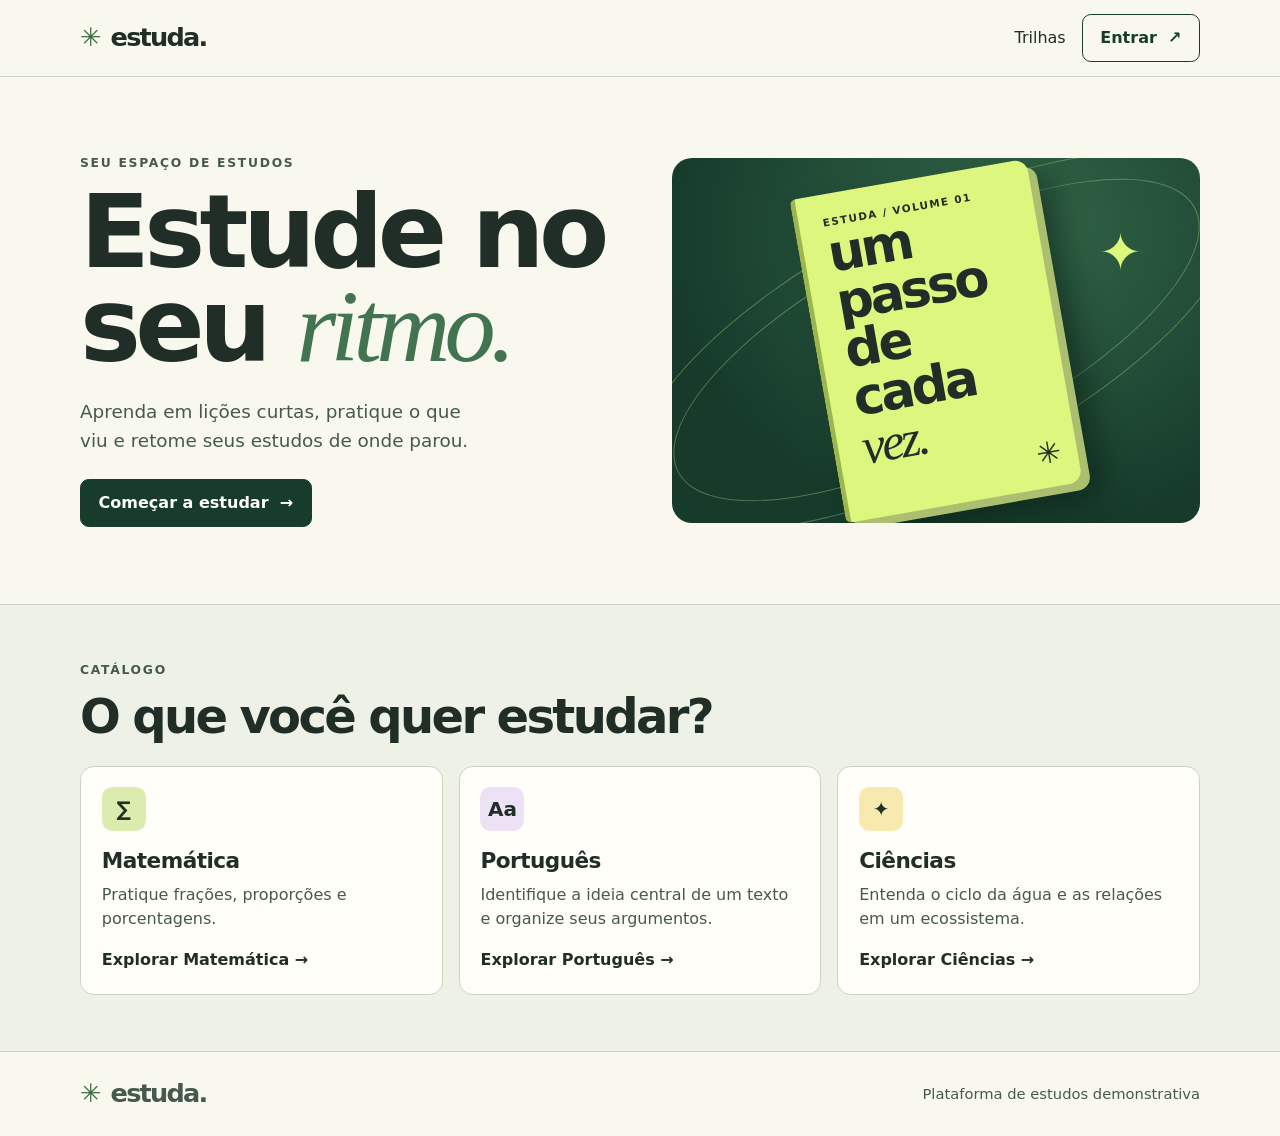
<file: estuda/index.html>
<!doctype html>
<html lang="pt-BR">
<head>
  <meta charset="utf-8">
  <meta name="viewport" content="width=device-width, initial-scale=1">
  <meta name="description" content="Explore trilhas de estudo e acompanhe seu progresso no Estuda.">
  <title>Estuda — Seu espaço de estudos</title>
  <link rel="stylesheet" href="css/estilo.css">
</head>
<body>
  <header class="topo">
    <div class="container barra">
      <a class="marca" href="index.html" aria-label="Estuda, início"><span aria-hidden="true">✳</span> estuda.</a>
      <nav aria-label="Navegação principal">
        <a href="#trilhas">Trilhas</a>
        <a class="botao contorno" href="paginas/login.html">Entrar <span aria-hidden="true">↗</span></a>
      </nav>
    </div>
  </header>
  <main>
    <section class="container hero">
      <div>
        <p class="rotulo">Seu espaço de estudos</p>
        <h1>Estude no<br>seu <em>ritmo.</em></h1>
        <p class="intro">Aprenda em lições curtas, pratique o que viu e retome seus estudos de onde parou.</p>
        <a class="botao" href="paginas/login.html">Começar a estudar <span aria-hidden="true">→</span></a>
      </div>
      <div class="arte" aria-hidden="true">
        <div class="orbita orbita-um"></div><div class="orbita orbita-dois"></div>
        <div class="caderno"><span>ESTUDA / VOLUME 01</span><strong>um passo<br>de cada<br><i>vez.</i></strong><small>✳</small></div>
        <div class="estrela">✦</div>
      </div>
    </section>
    <section id="trilhas" class="trilhas">
      <div class="container">
        <p class="rotulo">Catálogo</p>
        <h2>O que você quer estudar?</h2>
        <div class="grade">
          <article class="cartao"><span class="icone verde" aria-hidden="true">∑</span><h3>Matemática</h3><p>Pratique frações, proporções e porcentagens.</p><a href="paginas/login.html?trilha=matematica">Explorar Matemática →</a></article>
          <article class="cartao"><span class="icone lilas" aria-hidden="true">Aa</span><h3>Português</h3><p>Identifique a ideia central de um texto e organize seus argumentos.</p><a href="paginas/login.html?trilha=portugues">Explorar Português →</a></article>
          <article class="cartao"><span class="icone amarelo" aria-hidden="true">✦</span><h3>Ciências</h3><p>Entenda o ciclo da água e as relações em um ecossistema.</p><a href="paginas/login.html?trilha=ciencias">Explorar Ciências →</a></article>
        </div>
      </div>
    </section>
  </main>
  <footer class="container rodape"><a class="marca" href="index.html"><span aria-hidden="true">✳</span> estuda.</a><p>Plataforma de estudos demonstrativa</p></footer>
</body>
</html>
</file>
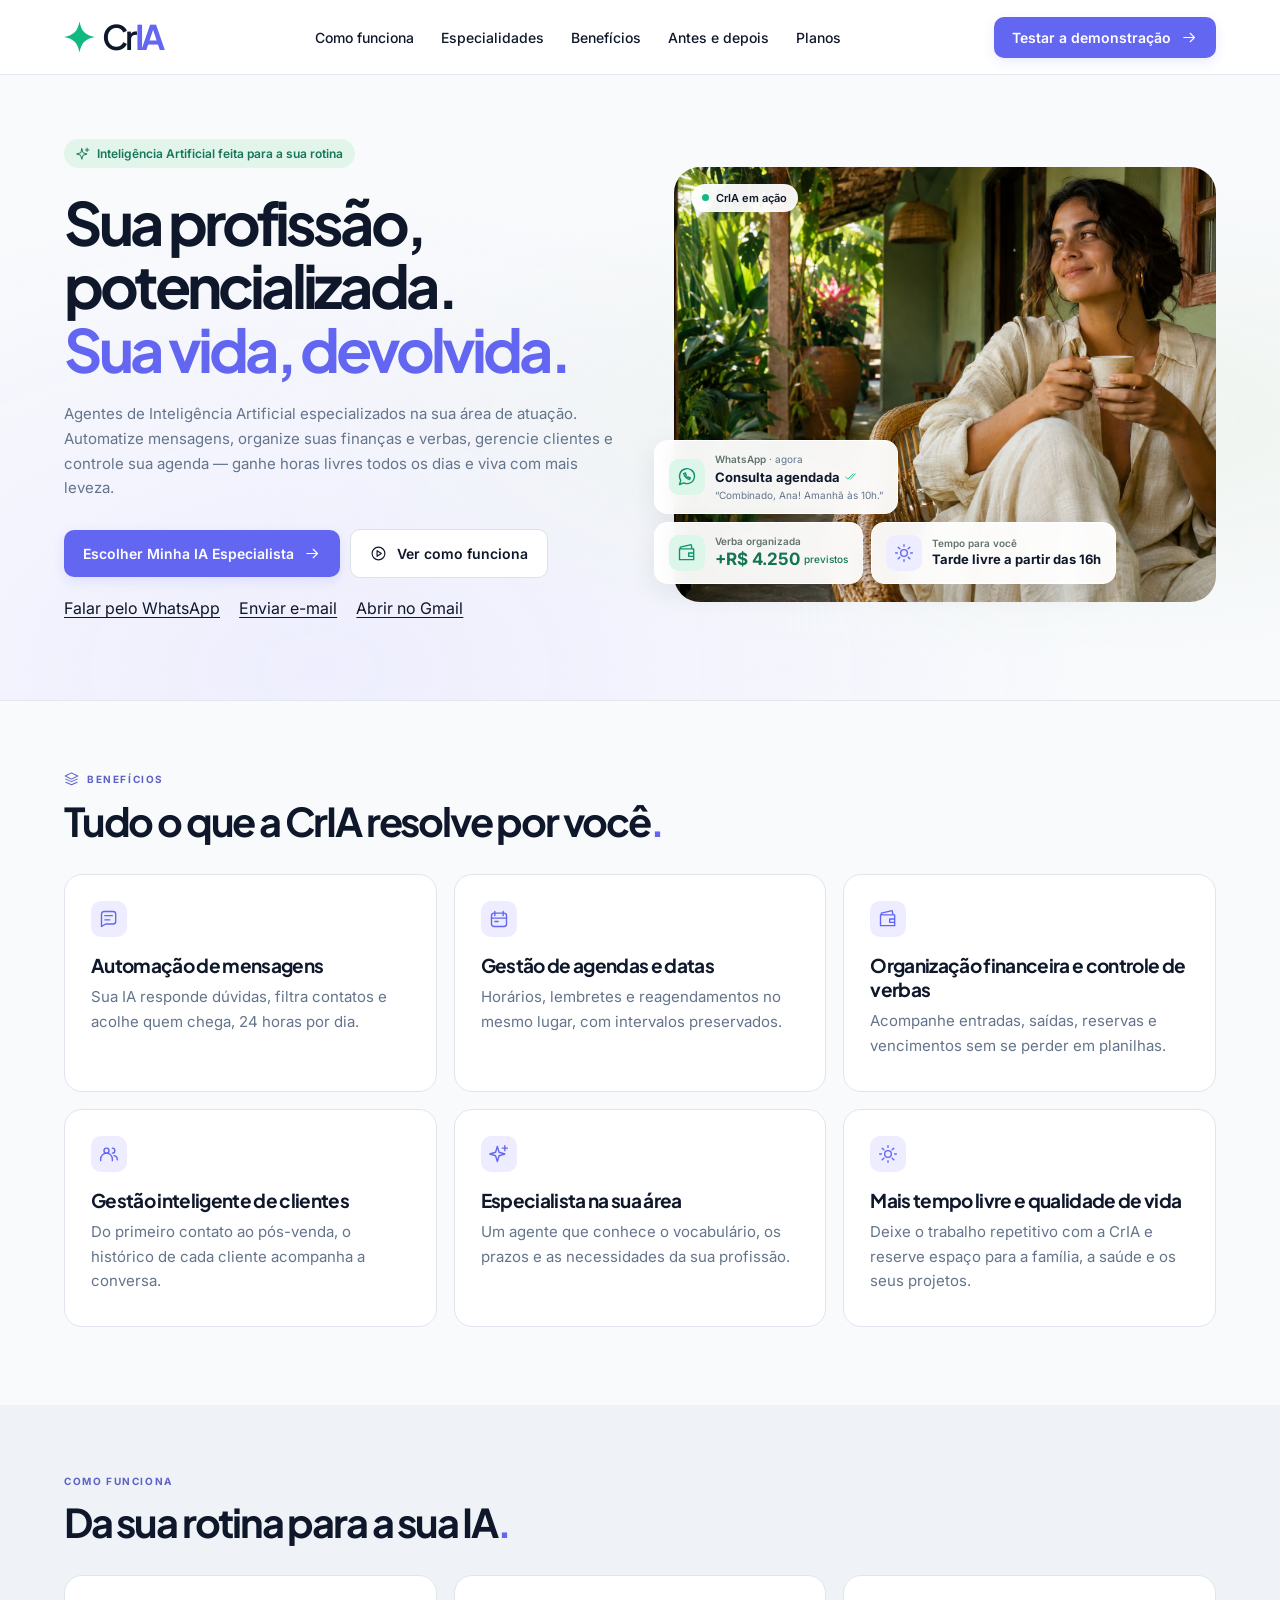
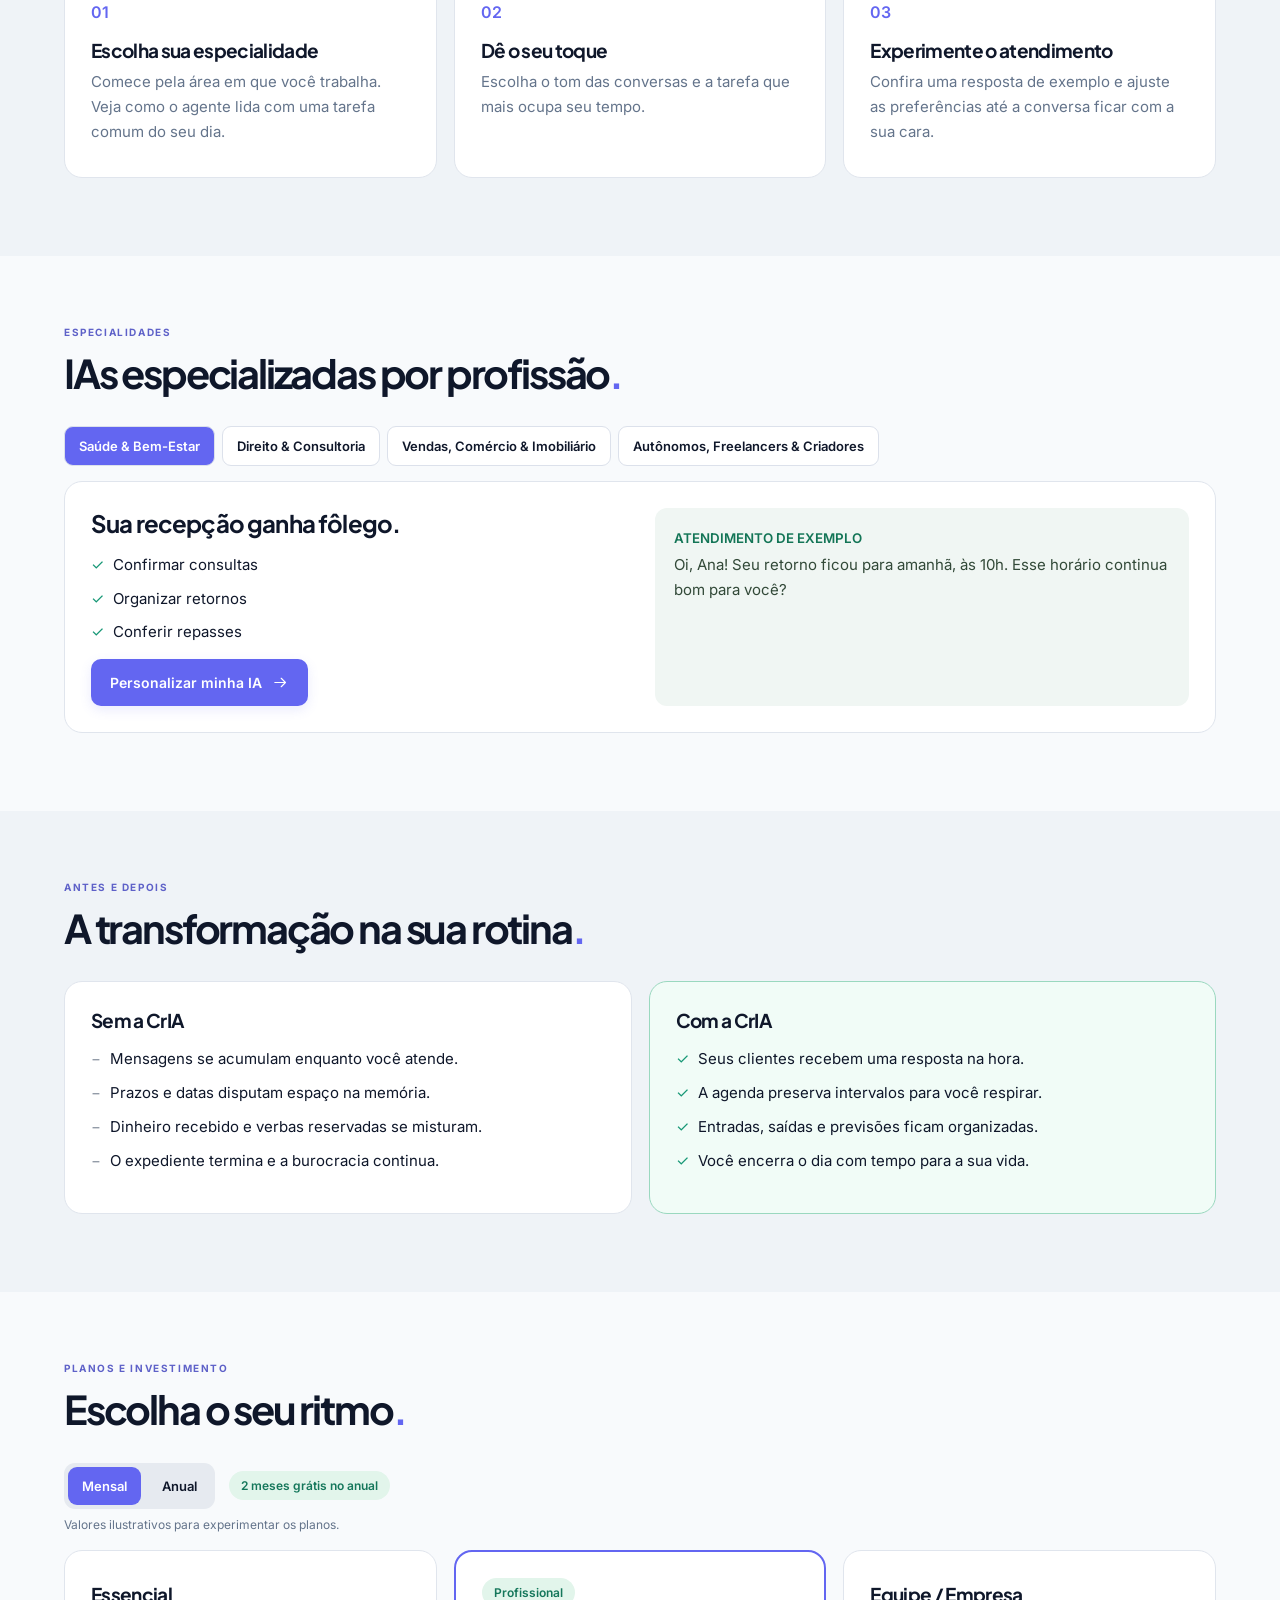
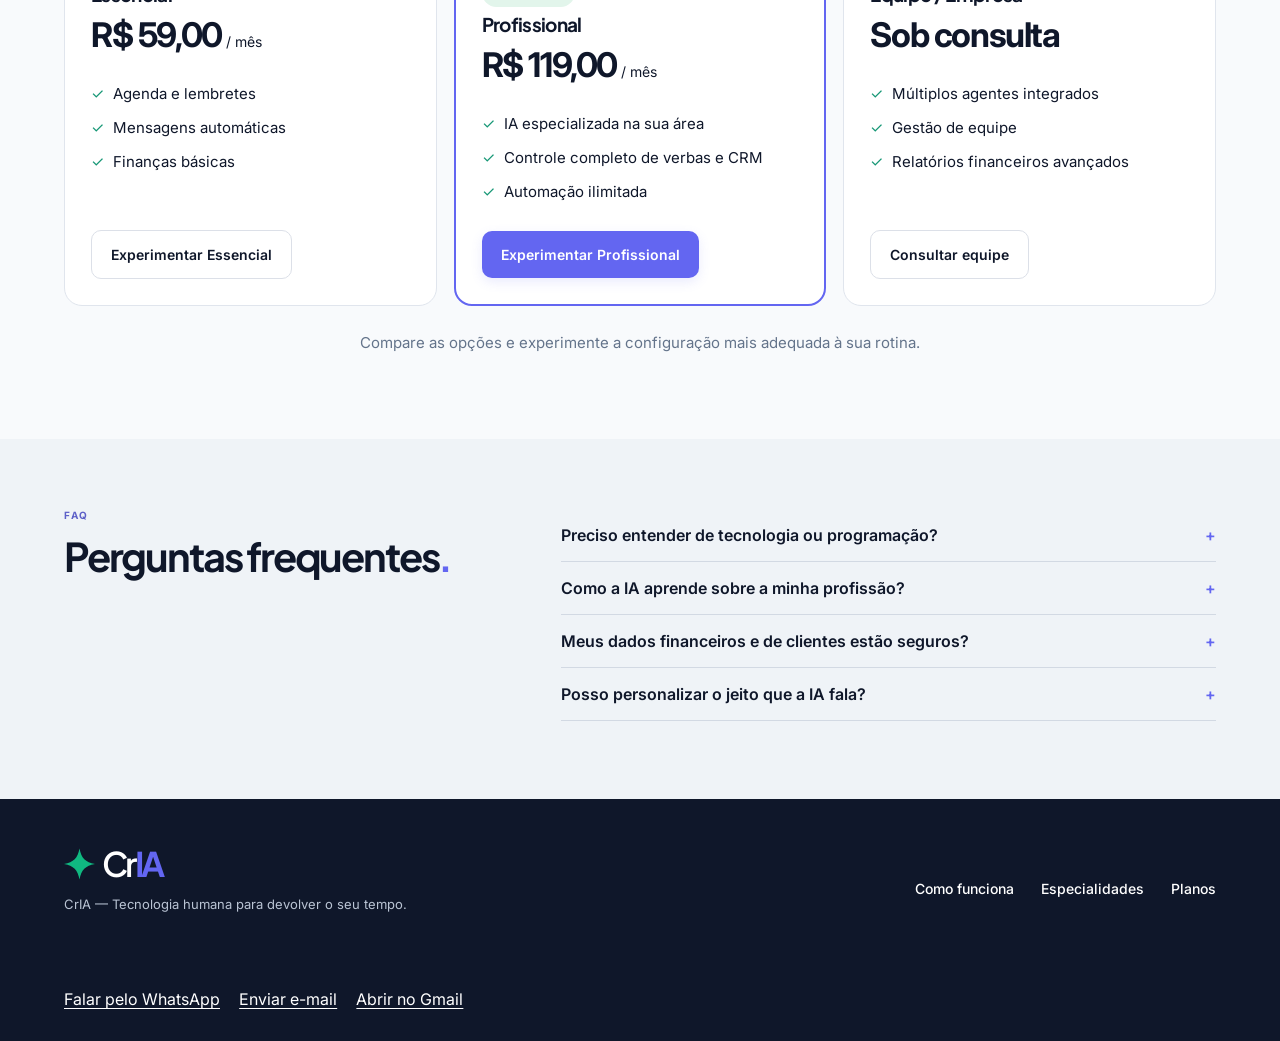
<file: sitecria/SA01/index.html>
<!doctype html>
<html lang="pt-BR">
<head>
  <meta charset="utf-8">
  <meta name="viewport" content="width=device-width,initial-scale=1">
  <meta name="theme-color" content="#F8FAFC">
  <title>CrIA | Sua profissão, potencializada. Sua vida, devolvida.</title>
  <meta name="description" content="Conheça os agentes especialistas da CrIA e experimente uma rotina com mensagens, agenda e finanças em ordem.">
  <link rel="preconnect" href="https://fonts.googleapis.com">
  <link rel="stylesheet" href="https://fonts.googleapis.com/css2?family=Inter:wght@400;500;600;700&amp;family=Plus+Jakarta+Sans:wght@500;600;700;800&amp;display=swap">
  <link rel="stylesheet" href="./styles.css">
<noscript><style>#menu,.bar .small,.billing,.floaters,#tabs{display:none} @media(max-width:800px){#nav{display:flex;position:static;flex-wrap:wrap}.bar{flex-wrap:wrap;height:auto}}</style></noscript></head>
<body><a class="skip" href="#inicio">Pular para o conteúdo</a><header><div class="wrap bar"><a class="logo" href="#inicio" aria-label="CrIA início"><i data-i="brand"></i>Cr<b>IA</b></a><nav id="nav"><a href="#como">Como funciona</a><a href="#especialidades">Especialidades</a><a href="#beneficios">Benefícios</a><a href="#comparar">Antes e depois</a><a href="#planos">Planos</a></nav><button class="primary small" data-create>Testar a demonstração <i data-i="arrow"></i></button><button id="menu" aria-label="Menu principal" aria-controls="nav" aria-expanded="false"><i data-i="menu"></i></button></div></header>
<main id="inicio" tabindex="-1"><section class="hero"><div class="wrap heroGrid"><div class="intro"><span class="badge"><i data-i="spark"></i> Inteligência Artificial feita para a sua rotina</span><h1>Sua profissão,<br>potencializada.<br><em>Sua vida, devolvida.</em></h1><p>Agentes de Inteligência Artificial especializados na sua área de atuação. Automatize mensagens, organize suas finanças e verbas, gerencie clientes e controle sua agenda — ganhe horas livres todos os dias e viva com mais leveza.</p><div class="actions"><a class="primary" href="#especialidades">Escolher Minha IA Especialista <i data-i="arrow"></i></a><a class="secondary" href="#como"><i data-i="play"></i>Ver como funciona</a></div><div class="direct-contact"><a href="https://wa.me/5586998053109?text=Ol%C3%A1%21%20Gostaria%20de%20conversar%20sobre%20os%20agentes%20de%20IA%20da%20CrIA." target="_blank" rel="noopener">Falar pelo WhatsApp</a><a href="mailto:alissonbiagiotti1@gmail.com?subject=Contato%20com%20a%20CrIA&amp;body=Ol%C3%A1%21%20Gostaria%20de%20conversar%20sobre%20os%20agentes%20de%20IA%20da%20CrIA.">Enviar e-mail</a> <a target="_blank" rel="noopener" href="https://mail.google.com/mail/?view=cm&amp;fs=1&amp;to=alissonbiagiotti1%40gmail.com&amp;su=Contato+com+a+CrIA&amp;body=Ol%C3%A1%21+Gostaria+de+conversar+sobre+os+agentes+de+IA+da+CrIA.">Abrir no Gmail</a></div></div>
<div class="scene">
  <img src="./cria-hero.jpg" width="1402" height="1122" fetchpriority="high" alt="Profissional aproveitando uma pausa para o café na varanda iluminada pelo sol">
  <span class="online"><s></s> CrIA em ação</span><div class="floaters"><button class="notice chat" data-demo="0"><span class="iconbox green"><i data-i="chat"></i></span><span><small>WhatsApp <span>· agora</span></small><strong>Consulta agendada <i data-i="check"></i></strong><sub>“Combinado, Ana! Amanhã às 10h.”</sub></span></button><button class="notice money" data-demo="1"><span class="iconbox green"><i data-i="wallet"></i></span><span><small>Verba organizada</small><strong>+R$ 4.250 <sup>previstos</sup></strong></span></button><button class="notice free" data-demo="2"><span class="iconbox purple"><i data-i="sun"></i></span><span><small>Tempo para você</small><strong>Tarde livre a partir das 16h</strong></span></button></div></div></div></section>
<section class="wrap area" id="beneficios"><div class="eyebrow"><i data-i="layers"></i> BENEFÍCIOS</div><h2>Tudo o que a CrIA resolve por você<span>.</span></h2><div class="cards" id="features"><article><span class="iconbox purple"><i data-i="message"></i></span><h3>Automação de mensagens</h3><p>Sua IA responde dúvidas, filtra contatos e acolhe quem chega, 24 horas por dia.</p></article><article><span class="iconbox purple"><i data-i="calendar"></i></span><h3>Gestão de agendas e datas</h3><p>Horários, lembretes e reagendamentos no mesmo lugar, com intervalos preservados.</p></article><article><span class="iconbox purple"><i data-i="wallet"></i></span><h3>Organização financeira e controle de verbas</h3><p>Acompanhe entradas, saídas, reservas e vencimentos sem se perder em planilhas.</p></article><article><span class="iconbox purple"><i data-i="people"></i></span><h3>Gestão inteligente de clientes</h3><p>Do primeiro contato ao pós-venda, o histórico de cada cliente acompanha a conversa.</p></article><article><span class="iconbox purple"><i data-i="spark"></i></span><h3>Especialista na sua área</h3><p>Um agente que conhece o vocabulário, os prazos e as necessidades da sua profissão.</p></article><article><span class="iconbox purple"><i data-i="sun"></i></span><h3>Mais tempo livre e qualidade de vida</h3><p>Deixe o trabalho repetitivo com a CrIA e reserve espaço para a família, a saúde e os seus projetos.</p></article></div></section>
<section class="tint" id="como"><div class="wrap area"><div class="eyebrow">COMO FUNCIONA</div><h2>Da sua rotina para a sua IA<span>.</span></h2><div class="steps"><article><b>01</b><h3>Escolha sua especialidade</h3><p>Comece pela área em que você trabalha. Veja como o agente lida com uma tarefa comum do seu dia.</p></article><article><b>02</b><h3>Dê o seu toque</h3><p>Escolha o tom das conversas e a tarefa que mais ocupa seu tempo.</p></article><article><b>03</b><h3>Experimente o atendimento</h3><p>Confira uma resposta de exemplo e ajuste as preferências até a conversa ficar com a sua cara.</p></article></div></div></section>
<section class="wrap area" id="especialidades"><div class="eyebrow">ESPECIALIDADES</div><h2>IAs especializadas por profissão<span>.</span></h2><div id="tabs" role="tablist" aria-label="Áreas de atuação"></div><div id="panel" role="tabpanel"><div><h3>Escolha sua especialidade</h3><ul><li>Saúde & Bem-Estar · Confirmar consultas</li><li>Direito & Consultoria · Acompanhar prazos processuais</li><li>Vendas, Comércio & Imobiliário · Qualificar interessados</li><li>Autônomos, Freelancers & Criadores · Enviar orçamentos</li></ul></div></div></section>
<section class="tint" id="comparar"><div class="wrap area"><div class="eyebrow">ANTES E DEPOIS</div><h2>A transformação na sua rotina<span>.</span></h2><div class="duo"><article><h3>Sem a CrIA</h3><ul><li>Mensagens se acumulam enquanto você atende.</li><li>Prazos e datas disputam espaço na memória.</li><li>Dinheiro recebido e verbas reservadas se misturam.</li><li>O expediente termina e a burocracia continua.</li></ul></article><article class="after"><h3>Com a CrIA</h3><ul><li>Seus clientes recebem uma resposta na hora.</li><li>A agenda preserva intervalos para você respirar.</li><li>Entradas, saídas e previsões ficam organizadas.</li><li>Você encerra o dia com tempo para a sua vida.</li></ul></article></div></div></section>
<section class="wrap area" id="planos"><div class="eyebrow">PLANOS E INVESTIMENTO</div><h2>Escolha o seu ritmo<span>.</span></h2><div class="billing"><div class="switch"><button aria-pressed="true" id="monthly">Mensal</button><button aria-pressed="false" id="annual">Anual</button></div><span class="badge">2 meses grátis no anual</span></div><p class="fine">Valores ilustrativos para experimentar os planos.</p><div class="cards plans" id="prices"><article><h3>Essencial</h3><strong>R$ 59,00 / mês</strong><ul><li>Agenda e lembretes</li><li>Mensagens automáticas</li><li>Finanças básicas</li></ul></article><article><h3>Profissional</h3><strong>R$ 119,00 / mês</strong><ul><li>IA especializada na sua área</li><li>Controle completo de verbas e CRM</li><li>Automação ilimitada</li></ul></article><article><h3>Equipe / Empresa</h3><strong>Sob consulta</strong><ul><li>Múltiplos agentes integrados</li><li>Gestão de equipe</li><li>Relatórios financeiros avançados</li></ul></article></div><p class="reinforce">Compare as opções e experimente a configuração mais adequada à sua rotina.</p></section>
<section class="tint"><div class="wrap area faq"><div><div class="eyebrow">FAQ</div><h2>Perguntas frequentes<span>.</span></h2></div><div id="questions"><details><summary>Preciso entender de tecnologia ou programação?</summary><p>Você começa escolhendo sua profissão e descrevendo sua rotina em linguagem comum. Experimente a configuração guiada nesta página.</p></details><details><summary>Como a IA aprende sobre a minha profissão?</summary><p>O ponto de partida é um perfil por área. Seus serviços, horários, regras de atendimento e exemplos de mensagens orientam a personalização.</p></details><details><summary>Meus dados financeiros e de clientes estão seguros?</summary><p>Esta demonstração usa exemplos fictícios e dispensa dados de clientes, credenciais e informações bancárias. Antes de conectar um serviço real, confira as permissões solicitadas e as condições de tratamento dos dados.</p></details><details><summary>Posso personalizar o jeito que a IA fala?</summary><p>Sim. Escolha um tom acolhedor, direto ou formal na demonstração para comparar as respostas e encontrar a voz do seu atendimento.</p></details></div></div></section></main>
<footer><div class="wrap foot"><div><a class="logo" href="#inicio"><i data-i="brand"></i>Cr<b>IA</b></a><p>CrIA — Tecnologia humana para devolver o seu tempo.</p></div><div><a href="#como">Como funciona</a><a href="#especialidades">Especialidades</a><a href="#planos">Planos</a></div></div><div class="wrap" style="padding-bottom:20px"><div class="direct-contact"><a href="https://wa.me/5586998053109?text=Ol%C3%A1%21%20Gostaria%20de%20conversar%20sobre%20os%20agentes%20de%20IA%20da%20CrIA." target="_blank" rel="noopener">Falar pelo WhatsApp</a><a href="mailto:alissonbiagiotti1@gmail.com?subject=Contato%20com%20a%20CrIA&amp;body=Ol%C3%A1%21%20Gostaria%20de%20conversar%20sobre%20os%20agentes%20de%20IA%20da%20CrIA.">Enviar e-mail</a> <a target="_blank" rel="noopener" href="https://mail.google.com/mail/?view=cm&amp;fs=1&amp;to=alissonbiagiotti1%40gmail.com&amp;su=Contato+com+a+CrIA&amp;body=Ol%C3%A1%21+Gostaria+de+conversar+sobre+os+agentes+de+IA+da+CrIA.">Abrir no Gmail</a></div></div></footer>
<dialog id="modal" aria-labelledby="dialogTitle"><button class="close" aria-label="Fechar">×</button><div id="modalBody"></div></dialog><script src="./app.js" defer></script></body></html>
</file>
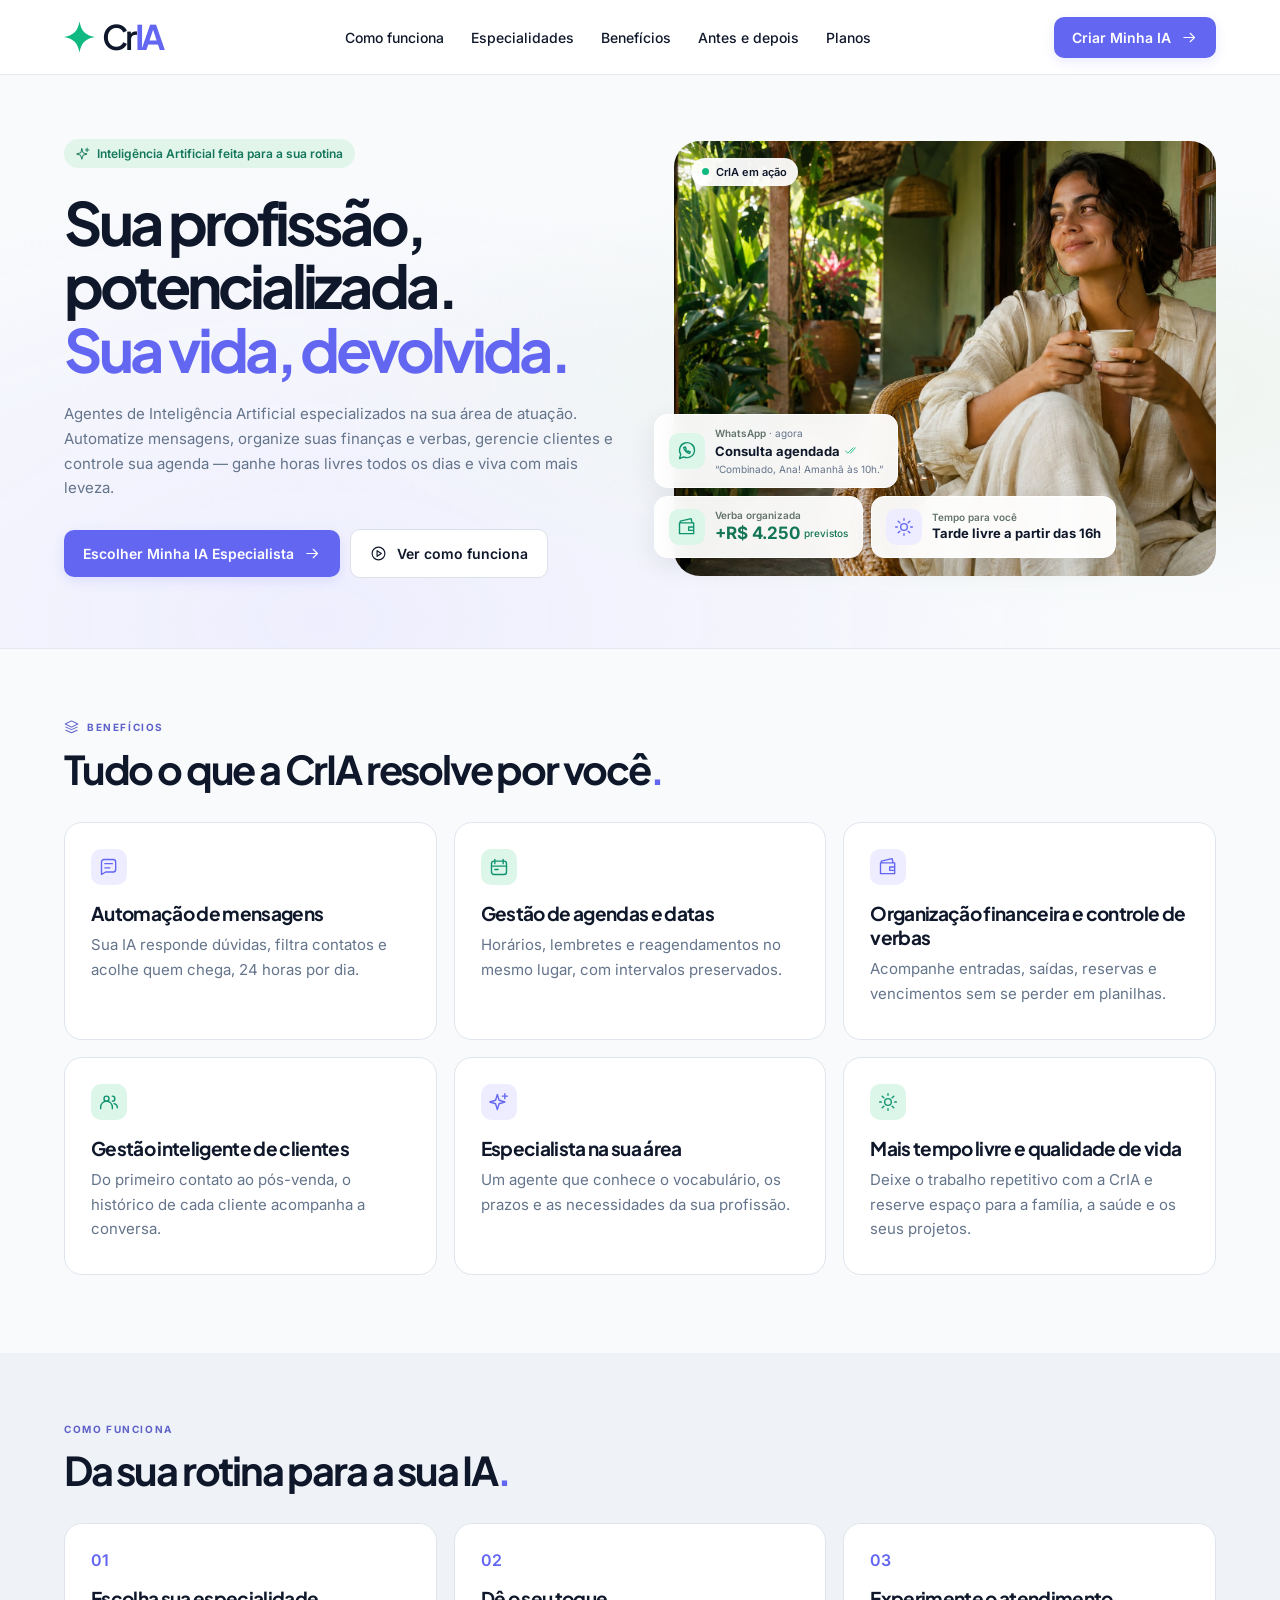
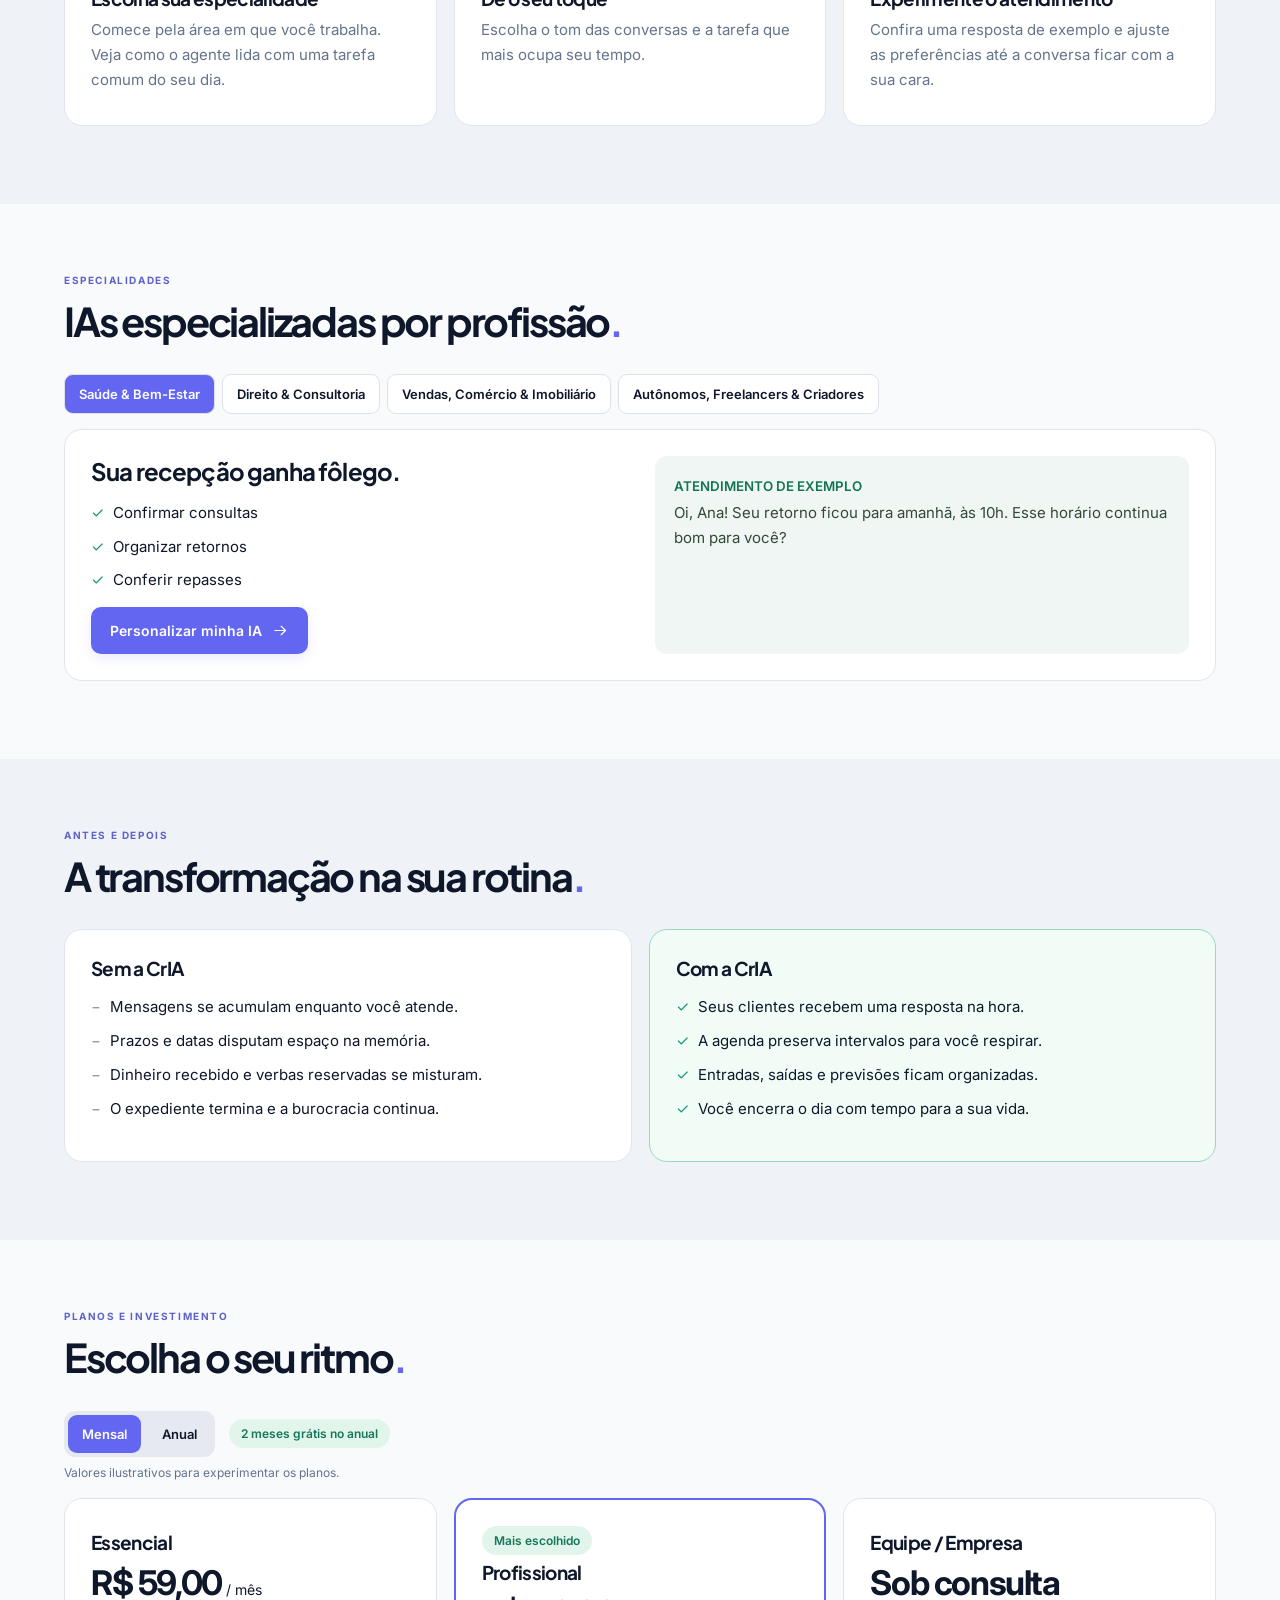
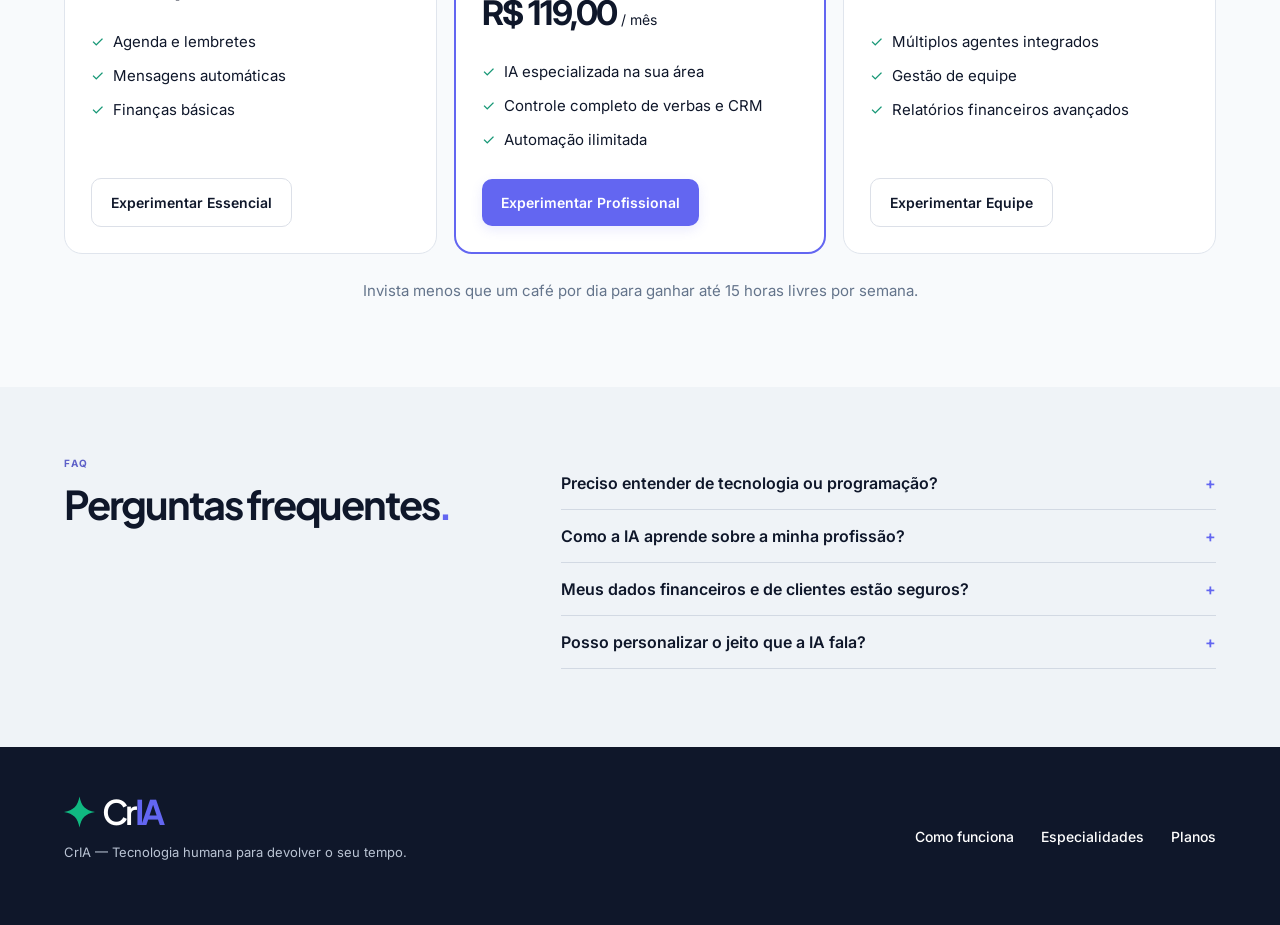
<file: sitecria/CrIA.html>
<!doctype html>
<html lang="pt-BR">
<head>
  <meta charset="utf-8">
  <meta name="viewport" content="width=device-width,initial-scale=1">
  <meta name="theme-color" content="#F8FAFC">
  <title>CrIA | Sua profissão, potencializada. Sua vida, devolvida.</title>
  <meta name="description" content="Conheça os agentes especialistas da CrIA e experimente uma rotina com mensagens, agenda e finanças em ordem.">
  <link rel="preconnect" href="https://fonts.googleapis.com">
  <link rel="stylesheet" href="https://fonts.googleapis.com/css2?family=Inter:wght@400;500;600;700&amp;family=Plus+Jakarta+Sans:wght@500;600;700;800&amp;display=swap">
  <style>
    *{box-sizing:border-box}
    html{scroll-behavior:smooth;scroll-padding-top:87px}
    body{margin:0;color:#0f172a;background:#f8fafc;font-family:Inter,Arial,sans-serif;-webkit-font-smoothing:antialiased;-moz-osx-font-smoothing:grayscale}
    h1,h2,h3,.logo{font-family:"Plus Jakarta Sans",Inter,sans-serif}
    a{color:inherit;text-decoration:none}
    button,select{font:inherit}
    button,summary{cursor:pointer}
    button{color:inherit;border:0;background:none}
    button:focus-visible,a:focus-visible,summary:focus-visible,select:focus-visible{outline:3px solid #6366f1;outline-offset:4px}
    i{display:inline-flex;flex:none}
    svg{width:20px;height:20px}
    .wrap{width:min(1320px,90%);margin:auto}
    header{background:#fffffff5;border-bottom:1px solid #e5e8ef;position:sticky;top:0;z-index:5;backdrop-filter:blur(12px)}
    .bar,.actions,.primary,.secondary,.badge,.online,.iconbox,.eyebrow,.notice,.billing,.switch,.logo,.foot{display:flex;align-items:center}
    .bar{height:74px;gap:32px;justify-content:space-between}
    .logo{font-size:34px;letter-spacing:-2.7px;font-weight:600;line-height:1}
    .logo b,h1 em,h2 span{color:#6366f1}
    .logo i{margin-right:7px;color:#10b981}
    .logo svg{width:31px;height:34px}
    nav,.foot>div:last-child{display:flex;gap:clamp(14px,2.1vw,34px)}
    nav a,.foot a:not(.logo){font-size:14px;font-weight:500}
    nav a:hover,footer a:hover{color:#6366f1}
    .primary,.secondary{gap:10px;border-radius:10px;justify-content:center;padding:15px 19px;font-size:14px;font-weight:600;transition:.2s}
    .primary{background:#6366f1;color:white;box-shadow:0 4px 12px #6366f122}
    .primary:hover{background:#5254d8;transform:translateY(-2px)}
    .primary.small{padding:12px 18px}
    .primary svg,.secondary svg{width:17px;height:17px}
    .secondary{background:white;border:1px solid #dce0e8}
    .secondary:hover{border-color:#6366f1}
    .hero{background:radial-gradient(ellipse at 80% 55%,#edf3ed 0,transparent 49%),radial-gradient(ellipse at 25% 95%,#eeeefe 0,transparent 56%),#f8fafc;border-bottom:1px solid #e5e7ee}
    .heroGrid{display:grid;grid-template-columns:1.02fr 1fr;gap:5%;align-items:center;padding:64px 0 70px}
    .badge,.online{width:fit-content;font-size:12px;font-weight:600;gap:7px;border-radius:99px}
    .badge{padding:7px 12px;background:#e2f5eb;color:#15775b}
    .badge svg{width:14px;height:14px}
    h1{font-size:clamp(48px,4.65vw,75px);line-height:1.065;letter-spacing:-.067em;margin:22px 0;font-weight:700}
    h1 em{font-style:normal}
    .intro p,.area p,dialog p,footer p{color:#64748b;line-height:1.65}
    .intro p{font-size:clamp(15px,1.15vw,17px);margin:0;max-width:580px}
    .actions{gap:10px;flex-wrap:wrap;margin-top:28px}
    .scene{position:relative;height:clamp(420px,34vw,510px);border-radius:26px;isolation:isolate}
    .scene img{height:100%;width:100%;object-fit:cover;border-radius:inherit}
    .online{position:absolute;top:17px;left:17px;background:#fffffff0;box-shadow:0 2px 8px #0001;padding:7px 11px;font-size:11px}
    .online s{background:#10b981;width:7px;height:7px;border-radius:50%}
    .floaters{position:absolute;bottom:18px;left:-20px;right:16px;display:flex;flex-wrap:wrap;gap:8px}
    .notice{padding:12px 14px;text-align:left;gap:10px;background:#fffffff2;border:1px solid white;box-shadow:0 8px 27px #14212916;border-radius:13px;backdrop-filter:blur(10px);transition:transform .2s}
    .notice:hover{transform:translateY(-3px)}
    .chat{margin-right:45%;min-width:max-content}
    .notice small,.notice sub{display:block}
    .notice small{font-size:10px;font-weight:600;color:#63736d}
    .notice small span,.notice sub{color:#64748b;font-weight:400}
    .notice strong{font-size:13px;display:flex;align-items:center;gap:4px;margin:2px 0}
    .notice sub,.notice sup{font-size:10px}
    .notice strong svg{width:13px;color:#10b981}
    .money strong{color:#137556;font-size:17px}
    .money sup{font-weight:500}
    .iconbox{width:36px;height:36px;justify-content:center;border-radius:10px}
    .green{color:#10936f;background:#dcf6e9}
    .purple{color:#6366f1;background:#eeedff}
    .area{padding-top:70px;padding-bottom:78px}
    .eyebrow{font-size:10px;letter-spacing:.16em;gap:8px;color:#5e61c8;font-weight:700}
    .eyebrow svg{width:15px;height:15px}
    h2{font-size:clamp(32px,3.1vw,48px);line-height:1.14;letter-spacing:-.055em;font-weight:700;margin:13px 0 30px}
    .cards,.steps,.duo{display:grid;grid-template-columns:repeat(3,1fr);gap:17px}
    .cards article,.duo article,.steps article,#panel{border:1px solid #e0e5ed;border-radius:18px;background:white;padding:26px}
    .cards article{transition:box-shadow .2s,transform .2s}
    .cards article:hover{transform:translateY(-3px);box-shadow:0 10px 28px #1e293b0d}
    h3{font-size:19px;letter-spacing:-.035em;margin:16px 0 8px;font-weight:700}
    .area p{font-size:15px;margin:6px 0}
    .tint{background:#eff3f7}
    .steps b{color:#6366f1;font-weight:600}
    .duo{grid-template-columns:1fr 1fr}
    .duo h3{margin-top:0}
    .duo .after{background:#f1fcf7;border-color:#9ad8bf}
    ul{padding:0;list-style:none}
    li{margin:12px 0;line-height:1.45;font-size:15px}
    li:before{content:'✓';color:#159775;margin-right:9px}
    .duo article:first-child li:before{content:'−';color:#87919e}
    #tabs,.billing,.switch{display:flex;gap:7px;flex-wrap:wrap}
    #tabs button,.switch button{border-radius:9px;padding:11px 14px;font-weight:600;font-size:13px}
    #tabs button{background:white;border:1px solid #dce1eb}
    #tabs button[aria-selected=true],.switch button[aria-pressed=true]{background:#6366f1;color:white}
    #panel{display:grid;grid-template-columns:1fr 1fr;gap:30px;margin-top:15px}
    #panel h3{margin-top:0;font-size:24px}
    .sample{background:#f0f6f3;border-radius:12px;padding:19px}
    .sample small{color:#137556;font-weight:600}
    .sample p{color:#324938}
    .switch{background:#e6eaf0;border-radius:11px;padding:4px}
    .billing{gap:14px}
    .plans{margin-top:16px}
    .plans article{display:flex;flex-direction:column;align-items:start}
    .plans .chosen{border:2px solid #6366f1}
    .plans h3{margin-top:5px}
    .plans ul{flex:1}
    .price{font-weight:700;font-size:34px;letter-spacing:-1.4px}
    .price small{font-weight:400;font-size:14px;letter-spacing:0}
    .area .fine{font-size:12px}
    .area .reinforce{text-align:center;margin-top:25px}
    .faq{display:grid;grid-template-columns:1fr 1.4fr;gap:30px}
    details{border-bottom:1px solid #d2d9e3;padding:16px 0}
    summary{list-style:none;display:flex;justify-content:space-between;font-weight:600;gap:12px}
    summary:after{content:'+';color:#6366f1}
    details[open] summary:after{content:'−'}
    footer{background:#0f172a;color:white}
    .foot{padding:48px 0;justify-content:space-between}
    .foot p{color:#bac4d4;font-size:13px}
    dialog{margin:auto;padding:30px;max-width:min(450px,92vw);width:100%;border:1px solid #dde3eb;border-radius:18px;color:#0f172a;box-shadow:0 22px 72px #0f172a33}
    dialog::backdrop{background:#0f172a66;backdrop-filter:blur(4px)}
    dialog h2{font-size:28px;margin:12px 16px 15px 0}
    .close{float:right;font-size:24px}
    .fields{display:grid;gap:14px}
    .fields label{font-size:13px;font-weight:600}
    .fields select{display:block;width:100%;padding:10px;margin-top:5px;border:1px solid #cbd5e1;border-radius:7px;background:white}
    .fields .primary{margin-top:5px}
    #menu{display:none}
    @media (max-width:1050px) {
      .bar{gap:14px}
      nav{gap:14px}
      nav a{font-size:12px}
      .actions{gap:8px}
      .actions a{font-size:12px;padding:13px}
      .heroGrid{gap:4%}
      .floaters{left:-9px}
      .notice{padding:9px;gap:7px}
      .free strong{font-size:11px}
    }
    @media (max-width:800px) {
      .wrap{width:90%}
      .bar{height:63px}
      .bar>.small{margin-left:auto}
      #menu{display:flex;padding:8px}
      nav{display:none}
      nav.open{display:flex;position:absolute;top:62px;left:0;right:0;background:white;flex-direction:column;padding:18px 5%;box-shadow:0 14px 18px #0f172a12}
      nav a{font-size:15px}
      .heroGrid{grid-template-columns:1fr;padding:38px 0 36px;gap:32px}
      h1{font-size:clamp(45px,8.8vw,68px)}
      .scene{height:clamp(355px,65vw,460px)}
      .floaters{left:12px}
      .intro p{max-width:670px}
      .cards,.steps{grid-template-columns:repeat(2,1fr)}
      .area{padding-top:48px;padding-bottom:48px}
      .faq{grid-template-columns:1fr;gap:4px}
      .foot{align-items:start;gap:24px;flex-wrap:wrap}
    }
    @media (max-width:550px) {
      .cards,.steps,.duo,#panel{grid-template-columns:1fr}
      .chat{margin-right:15%}
      .badge{font-size:11px}
      .actions{align-items:stretch}
      .actions a{font-size:12px;padding:12px 10px}
      .actions svg{width:14px}
      .floaters{right:8px;gap:5px}
      .notice .iconbox{width:27px;height:30px}
      .notice{padding:8px}
      .free strong{max-width:110px}
      .area h2{font-size:33px}
      .foot>div:last-child{flex-wrap:wrap}
      .plans .primary{width:100%}
    }
    @media (prefers-reduced-motion:reduce) {
      html{scroll-behavior:auto}
      *,*:before,*:after{transition:none!important}
    }
  </style>
</head>
<body><header><div class="wrap bar"><a class="logo" href="#inicio" aria-label="CrIA início"><i data-i="brand"></i>Cr<b>IA</b></a><nav id="nav"><a href="#como">Como funciona</a><a href="#especialidades">Especialidades</a><a href="#beneficios">Benefícios</a><a href="#comparar">Antes e depois</a><a href="#planos">Planos</a></nav><button class="primary small" data-create>Criar Minha IA <i data-i="arrow"></i></button><button id="menu" aria-label="Abrir navegação" aria-expanded="false"><i data-i="menu"></i></button></div></header>
<main id="inicio"><section class="hero"><div class="wrap heroGrid"><div class="intro"><span class="badge"><i data-i="spark"></i> Inteligência Artificial feita para a sua rotina</span><h1>Sua profissão,<br>potencializada.<br><em>Sua vida, devolvida.</em></h1><p>Agentes de Inteligência Artificial especializados na sua área de atuação. Automatize mensagens, organize suas finanças e verbas, gerencie clientes e controle sua agenda — ganhe horas livres todos os dias e viva com mais leveza.</p><div class="actions"><a class="primary" href="#especialidades">Escolher Minha IA Especialista <i data-i="arrow"></i></a><a class="secondary" href="#como"><i data-i="play"></i>Ver como funciona</a></div></div>
<div class="scene">
  <img src="./cria-hero.jpg" alt="Profissional aproveitando uma pausa para o café na varanda iluminada pelo sol">
  <span class="online"><s></s> CrIA em ação</span><div class="floaters"><button class="notice chat" data-demo="0"><span class="iconbox green"><i data-i="chat"></i></span><span><small>WhatsApp <span>· agora</span></small><strong>Consulta agendada <i data-i="check"></i></strong><sub>“Combinado, Ana! Amanhã às 10h.”</sub></span></button><button class="notice money" data-demo="1"><span class="iconbox green"><i data-i="wallet"></i></span><span><small>Verba organizada</small><strong>+R$ 4.250 <sup>previstos</sup></strong></span></button><button class="notice free" data-demo="2"><span class="iconbox purple"><i data-i="sun"></i></span><span><small>Tempo para você</small><strong>Tarde livre a partir das 16h</strong></span></button></div></div></div></section>
<section class="wrap area" id="beneficios"><div class="eyebrow"><i data-i="layers"></i> BENEFÍCIOS</div><h2>Tudo o que a CrIA resolve por você<span>.</span></h2><div class="cards" id="features"></div></section>
<section class="tint" id="como"><div class="wrap area"><div class="eyebrow">COMO FUNCIONA</div><h2>Da sua rotina para a sua IA<span>.</span></h2><div class="steps"><article><b>01</b><h3>Escolha sua especialidade</h3><p>Comece pela área em que você trabalha. Veja como o agente lida com uma tarefa comum do seu dia.</p></article><article><b>02</b><h3>Dê o seu toque</h3><p>Escolha o tom das conversas e a tarefa que mais ocupa seu tempo.</p></article><article><b>03</b><h3>Experimente o atendimento</h3><p>Confira uma resposta de exemplo e ajuste as preferências até a conversa ficar com a sua cara.</p></article></div></div></section>
<section class="wrap area" id="especialidades"><div class="eyebrow">ESPECIALIDADES</div><h2>IAs especializadas por profissão<span>.</span></h2><div id="tabs" role="tablist" aria-label="Áreas de atuação"></div><div id="panel" role="tabpanel"></div></section>
<section class="tint" id="comparar"><div class="wrap area"><div class="eyebrow">ANTES E DEPOIS</div><h2>A transformação na sua rotina<span>.</span></h2><div class="duo"><article><h3>Sem a CrIA</h3><ul><li>Mensagens se acumulam enquanto você atende.</li><li>Prazos e datas disputam espaço na memória.</li><li>Dinheiro recebido e verbas reservadas se misturam.</li><li>O expediente termina e a burocracia continua.</li></ul></article><article class="after"><h3>Com a CrIA</h3><ul><li>Seus clientes recebem uma resposta na hora.</li><li>A agenda preserva intervalos para você respirar.</li><li>Entradas, saídas e previsões ficam organizadas.</li><li>Você encerra o dia com tempo para a sua vida.</li></ul></article></div></div></section>
<section class="wrap area" id="planos"><div class="eyebrow">PLANOS E INVESTIMENTO</div><h2>Escolha o seu ritmo<span>.</span></h2><div class="billing"><div class="switch"><button aria-pressed="true" id="monthly">Mensal</button><button aria-pressed="false" id="annual">Anual</button></div><span class="badge">2 meses grátis no anual</span></div><p class="fine">Valores ilustrativos para experimentar os planos.</p><div class="cards plans" id="prices"></div><p class="reinforce">Invista menos que um café por dia para ganhar até 15 horas livres por semana.</p></section>
<section class="tint"><div class="wrap area faq"><div><div class="eyebrow">FAQ</div><h2>Perguntas frequentes<span>.</span></h2></div><div id="questions"></div></div></section></main>
<footer><div class="wrap foot"><div><a class="logo" href="#inicio"><i data-i="brand"></i>Cr<b>IA</b></a><p>CrIA — Tecnologia humana para devolver o seu tempo.</p></div><div><a href="#como">Como funciona</a><a href="#especialidades">Especialidades</a><a href="#planos">Planos</a></div></div></footer>
<dialog id="modal"><button class="close" aria-label="Fechar">×</button><div id="modalBody"></div></dialog><script>
const $ = selector => document.querySelector(selector);
const icons = {
 brand:'<path fill="currentColor" stroke="none" d="M12 0C13.4 7.5 16.5 10.6 24 12c-7.5 1.4-10.6 4.5-12 12C10.6 16.5 7.5 13.4 0 12 7.5 10.6 10.6 7.5 12 0Z"/>',
 arrow:'<path d="M4 12h15m-6-6 6 6-6 6"/>',menu:'<path d="M3 6h18M3 12h18M3 18h18"/>',
 spark:'<path d="m10 3 2.1 6.9L19 12l-6.9 2.1L10 21l-2.1-6.9L1 12l6.9-2.1zM19 2v6m-3-3h6"/>',
 play:'<circle cx="12" cy="12" r="9"/><path d="m10 8 6 4-6 4z"/>',chat:'<path d="M21 11a9 9 0 0 1-13 8l-5 2 1.5-5A9 9 0 1 1 21 11Z"/><path d="M8 8c1 4 3 6 7 7l1-2-3-1-1 1-2-2 1-1-1-3z"/>',wallet:'<path d="M4 7V5l13-3 1 5M3 7h17v13H3zM20 12h-6v4h6"/>',check:'<path d="m3 12 4 4 10-10m-5 10 9-10"/>',sun:'<circle cx="12" cy="12" r="4"/><path d="M12 2v2m0 16v2M2 12h2m16 0h2M5 5l2 2m10 10 2 2M5 19l2-2M17 7l2-2"/>',
 layers:'<path d="m2 8 10-5 10 5-10 5zm1 5 9 4 9-4m-18 5 9 4 9-4"/>',calendar:'<rect x="3" y="5" width="18" height="16" rx="3"/><path d="M7 3v5m10-5v5M3 11h18m-14 4h4"/>',people:'<circle cx="9" cy="8" r="3"/><path d="M2 20v-2a7 7 0 0 1 14 0v2m0-15a3 3 0 0 1 0 6m2 3a5 5 0 0 1 4 5"/>',message:'<path d="M20 15a3 3 0 0 1-3 3H8l-5 3V6a3 3 0 0 1 3-3h11a3 3 0 0 1 3 3zM7 8h9m-9 5h6"/>'};
function draw(root=document){root.querySelectorAll('[data-i]').forEach(i=>{i.innerHTML='<svg aria-hidden="true" viewBox="0 0 24 24" fill="none" stroke="currentColor" stroke-width="1.65" stroke-linecap="round" stroke-linejoin="round">'+icons[i.dataset.i]+'</svg>'})}
const features=[
 ['message','Automação de mensagens','Sua IA responde dúvidas, filtra contatos e acolhe quem chega, 24 horas por dia.'],
 ['calendar','Gestão de agendas e datas','Horários, lembretes e reagendamentos no mesmo lugar, com intervalos preservados.'],
 ['wallet','Organização financeira e controle de verbas','Acompanhe entradas, saídas, reservas e vencimentos sem se perder em planilhas.'],
 ['people','Gestão inteligente de clientes','Do primeiro contato ao pós-venda, o histórico de cada cliente acompanha a conversa.'],
 ['spark','Especialista na sua área','Um agente que conhece o vocabulário, os prazos e as necessidades da sua profissão.'],
 ['sun','Mais tempo livre e qualidade de vida','Deixe o trabalho repetitivo com a CrIA e reserve espaço para a família, a saúde e os seus projetos.']];
$('#features').innerHTML=features.map(([icon,title,body],i)=>'<article><span class="iconbox '+(i%2?'green':'purple')+'"><i data-i="'+icon+'"></i></span><h3>'+title+'</h3><p>'+body+'</p></article>').join('');
const areas=[
 ['Saúde & Bem-Estar','Sua recepção ganha fôlego.',['Confirmar consultas','Organizar retornos','Conferir repasses'],'Oi, Ana! Seu retorno ficou para amanhã, às 10h. Esse horário continua bom para você?'],
 ['Direito & Consultoria','Mais atenção para cada caso.',['Acompanhar prazos processuais','Fazer a triagem inicial','Organizar honorários'],'Olá, Pedro! Para preparar sua primeira conversa com a equipe, você pode resumir o assunto que gostaria de tratar?'],
 ['Vendas, Comércio & Imobiliário','A próxima oportunidade já tem acompanhamento.',['Qualificar interessados','Agendar visitas','Acompanhar propostas'],'Oi, Bia! Separei os imóveis com varanda que você pediu. Podemos marcar uma visita na quinta às 14h?'],
 ['Autônomos, Freelancers & Criadores','Mais espaço para criar.',['Enviar orçamentos','Lembrar faturas em aberto','Organizar entregas'],'Oi, Lucas! O orçamento da identidade visual está pronto. Quer que eu envie o resumo das entregas e os prazos?']];
let current=0,yearly=false,plan='Profissional',tone='Acolhedor',task=0;
const tabs=$('#tabs'),panel=$('#panel'),modal=$('#modal'),body=$('#modalBody');
tabs.innerHTML=areas.map((a,i)=>'<button role="tab" aria-controls="panel" id="tab'+i+'">'+a[0]+'</button>').join('');
function pick(i){current=i;task=0;Array.from(tabs.children).forEach((b,j)=>{b.setAttribute('aria-selected',j===i);b.tabIndex=j===i?0:-1});panel.setAttribute('aria-labelledby','tab'+i);const [,title,tasks,msg]=areas[i];panel.innerHTML='<div><h3>'+title+'</h3><ul>'+tasks.map(t=>'<li>'+t+'</li>').join('')+'</ul><button class="primary" data-create>Personalizar minha IA <i data-i="arrow"></i></button></div><div class="sample"><small>ATENDIMENTO DE EXEMPLO</small><p>'+msg+'</p></div>';draw(panel)}
Array.from(tabs.children).forEach((b,i)=>{b.onclick=()=>pick(i);b.onkeydown=e=>{const j=({ArrowRight:(i+1)%4,ArrowLeft:(i+3)%4,Home:0,End:3})[e.key];if(j!==undefined){e.preventDefault();pick(j);tabs.children[j].focus()}}});pick(0);
const plans=[['Essencial',59,['Agenda e lembretes','Mensagens automáticas','Finanças básicas']],['Profissional',119,['IA especializada na sua área','Controle completo de verbas e CRM','Automação ilimitada']],['Equipe / Empresa',null,['Múltiplos agentes integrados','Gestão de equipe','Relatórios financeiros avançados']]];
const brl=n=>n.toLocaleString('pt-BR',{style:'currency',currency:'BRL'});
function prices(){ $('#monthly').setAttribute('aria-pressed',!yearly);$('#annual').setAttribute('aria-pressed',yearly);$('#prices').innerHTML=plans.map(([name,value,items],i)=>'<article class="'+(i===1?'chosen':'')+'">'+(i===1?'<span class="badge">Mais escolhido</span>':'')+'<h3>'+name+'</h3><div class="price">'+(value?brl(yearly?value*10:value)+'<small> / '+(yearly?'ano':'mês')+'</small>':'Sob consulta')+'</div><ul>'+items.map(t=>'<li>'+t+'</li>').join('')+'</ul><button class="'+(i===1?'primary':'secondary')+'" data-plan="'+i+'">Experimentar '+(i===2?'Equipe':name)+'</button></article>').join('')}
$('#monthly').onclick=()=>{yearly=false;prices()};$('#annual').onclick=()=>{yearly=true;prices()};prices();
const faqs=[['Preciso entender de tecnologia ou programação?','Você começa escolhendo sua profissão e descrevendo sua rotina em linguagem comum. Experimente a configuração guiada nesta página.'],['Como a IA aprende sobre a minha profissão?','O ponto de partida é um perfil por área. Seus serviços, horários, regras de atendimento e exemplos de mensagens orientam a personalização.'],['Meus dados financeiros e de clientes estão seguros?','Esta demonstração usa exemplos fictícios e dispensa dados de clientes, credenciais e informações bancárias. Antes de conectar um serviço real, confira as permissões solicitadas e as condições de tratamento dos dados.'],['Posso personalizar o jeito que a IA fala?','Sim. Escolha um tom acolhedor, direto ou formal na demonstração para comparar as respostas e encontrar a voz do seu atendimento.']];
$('#questions').innerHTML=faqs.map(([q,a])=>'<details><summary>'+q+'</summary><p>'+a+'</p></details>').join('');
function openBox(html){body.innerHTML=html;if(!modal.open)modal.showModal();draw(body)}
const opts=(values,selected)=>values.map((v,i)=>'<option value="'+i+'" '+(i===selected?'selected':'')+'>'+v+'</option>').join('');
const tones=['Acolhedor','Direto','Formal'];
function configure(){openBox('<div class="eyebrow">DEMONSTRAÇÃO · '+plan.toUpperCase()+'</div><h2>Crie sua IA especialista<span>.</span></h2><form class="fields"><label>Sua área<select id="fieldArea">'+opts(areas.map(a=>a[0]),current)+'</select></label><label>Primeira tarefa<select id="fieldTask">'+opts(areas[current][2],task)+'</select></label><label>Tom de voz<select id="fieldTone">'+opts(tones,tones.indexOf(tone))+'</select></label><button class="primary" type="submit">Experimentar minha IA <i data-i="arrow"></i></button></form>');$('#fieldArea').onchange=e=>{pick(+e.target.value);$('#fieldTask').innerHTML=opts(areas[current][2],0)};body.querySelector('form').onsubmit=e=>{e.preventDefault();task=+$('#fieldTask').value;tone=tones[+$('#fieldTone').value];result()}}
const examples=[
 ['Sua consulta está reservada para amanhã às 10h. Podemos confirmar?','Seu retorno está previsto para a próxima semana. Qual turno funciona melhor?','Os repasses de hoje estão organizados por atendimento. Quer conferir o resumo?'],
 ['O prazo de revisão está na sua agenda para quinta-feira. Posso reservar um horário para revisar?','Qual assunto você gostaria de tratar na primeira consulta?','Os honorários previstos para este mês já estão separados por contrato. Posso mostrar o resumo?'],
 ['Para encontrar a melhor opção, qual faixa de valor você tem em mente?','Há um horário para visita na quinta às 14h. Funciona para você?','Você conseguiu avaliar a proposta? Posso esclarecer algum ponto?'],
 ['O orçamento está pronto. Posso enviar os valores e as etapas do projeto?','A fatura do projeto segue em aberto. Gostaria de receber novamente os dados para pagamento?','A primeira entrega está prevista para sexta. Qual horário prefere para a apresentação?']];
function result(){const start={'Acolhedor':'Oi! Tudo bem por aí? ','Direto':'','Formal':'Prezada equipe, '};openBox('<div class="eyebrow">PRÉVIA PERSONALIZADA</div><h2>Sua IA em ação<span>.</span></h2><p>'+areas[current][0]+' · '+areas[current][2][task]+'</p><div class="sample"><small>'+tone.toUpperCase()+'</small><p>'+start[tone]+examples[current][task]+'</p></div><div class="actions"><button class="primary" id="edit">Ajustar preferências</button><button class="secondary" id="done">Concluir</button></div>');$('#edit').onclick=configure;$('#done').onclick=()=>modal.close()}
const demos=[['Consulta agendada','Ana pediu um horário para amanhã. A CrIA encontrou uma vaga às 10h, confirmou com ela e reservou o horário na agenda.'],['Verba organizada','Dos R$ 4.250 previstos neste exemplo, R$ 3.000 vêm de atendimentos e R$ 1.250 de retornos já agendados.'],['Tarde livre garantida','O último atendimento termina às 16h. A CrIA preservou o restante da tarde e oferece aos próximos clientes horários do dia seguinte.']];
document.addEventListener('click',e=>{const b=e.target.closest('button');if(!b)return;if(b.hasAttribute('data-create'))configure();if(b.dataset.plan!==undefined){plan=plans[+b.dataset.plan][0];configure()}if(b.dataset.demo!==undefined){const [title,desc]=demos[+b.dataset.demo];openBox('<div class="eyebrow">ROTINA DE EXEMPLO</div><h2>'+title+'</h2><p>'+desc+'</p><button class="primary" data-create>Experimentar minha IA</button>')}});
$('.close').onclick=()=>modal.close();modal.onclick=e=>{if(e.target===modal&&!body.contains(e.target)){const r=modal.getBoundingClientRect();if(e.clientX<r.left||e.clientX>r.right||e.clientY<r.top||e.clientY>r.bottom)modal.close()}};
$('#menu').onclick=()=>$('#menu').setAttribute('aria-expanded',$('#nav').classList.toggle('open'));$('#nav').onclick=()=>{$('#nav').classList.remove('open');$('#menu').setAttribute('aria-expanded','false')};draw();
</script></body></html>
</file>
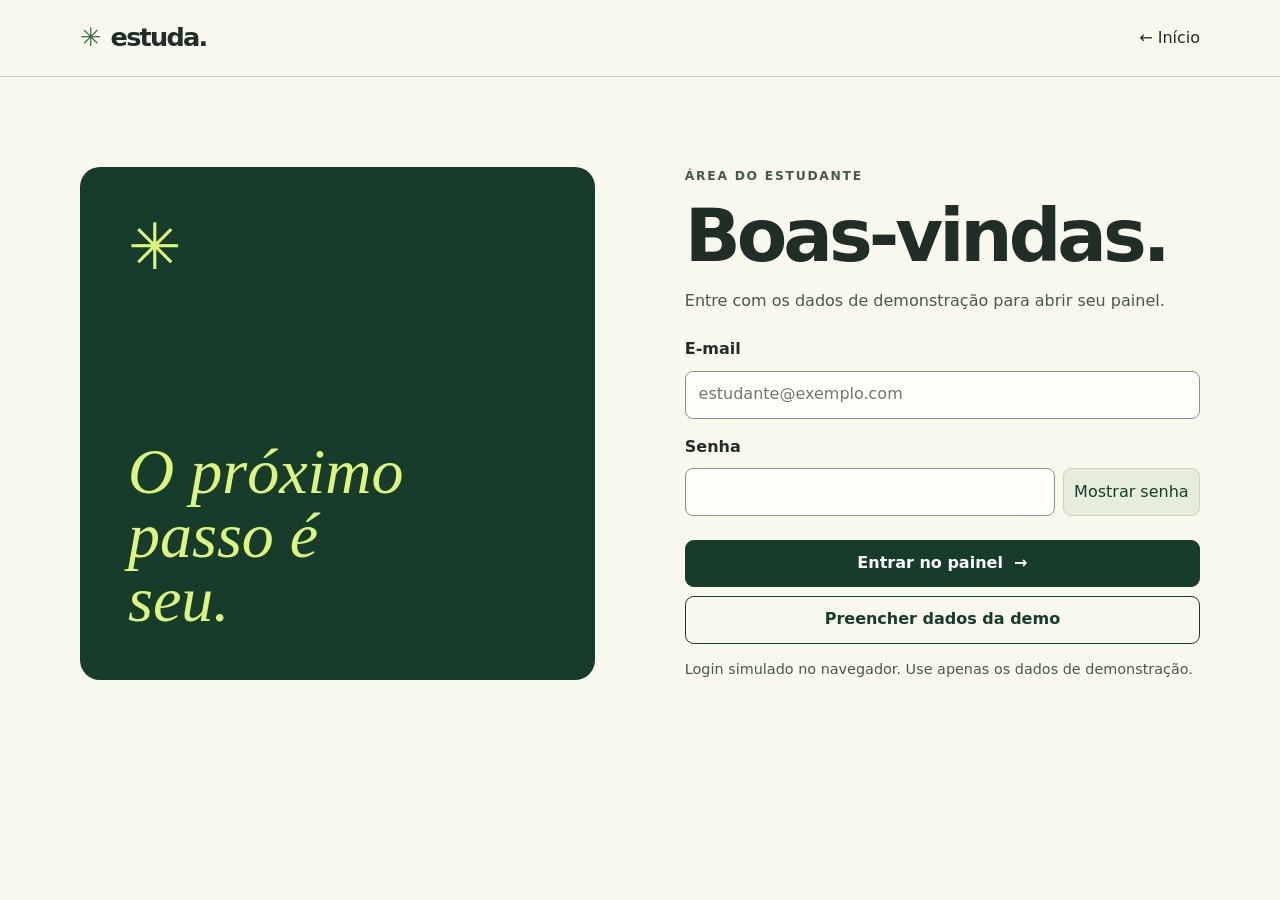
<file: estuda/paginas/login.html>
<!doctype html>
<html lang="pt-BR">
<head>
  <meta charset="utf-8">
  <meta name="viewport" content="width=device-width, initial-scale=1">
  <title>Entrar — Estuda</title>
  <link rel="stylesheet" href="../css/estilo.css">
  <script src="../js/dados.js" defer></script>
  <script src="../js/login.js" defer></script>
</head>
<body class="pagina-login">
  <header class="topo"><div class="container barra">
    <a class="marca" href="../index.html"><span aria-hidden="true">✳</span> estuda.</a>
    <a href="../index.html">← Início</a>
  </div></header>
  <main class="container layout-login">
    <aside class="chamada-login"><span aria-hidden="true">✳</span><p>O próximo passo é seu.</p></aside>
    <section class="formulario" aria-labelledby="titulo">
      <p class="rotulo">Área do estudante</p>
      <h1 id="titulo">Boas-vindas.</h1>
      <p>Entre com os dados de demonstração para abrir seu painel.</p>
      <form id="login">
        <label for="email">E-mail</label>
        <input id="email" type="email" autocomplete="username" placeholder="estudante@exemplo.com" required>
        <label for="senha">Senha</label>
        <div class="campo-senha">
          <input id="senha" type="password" autocomplete="current-password" required>
          <button id="alternar" type="button" aria-controls="senha" aria-pressed="false">Mostrar senha</button>
        </div>
        <p id="erro" class="erro" role="alert"></p>
        <button class="botao" type="submit">Entrar no painel <span aria-hidden="true">→</span></button>
        <button id="preencher" class="botao contorno" type="button">Preencher dados da demo</button>
      </form>
      <p class="nota">Login simulado no navegador. Use apenas os dados de demonstração.</p>
      <noscript><p>Ative o JavaScript para acessar a demonstração.</p></noscript>
    </section>
  </main>
</body>
</html>
</file>
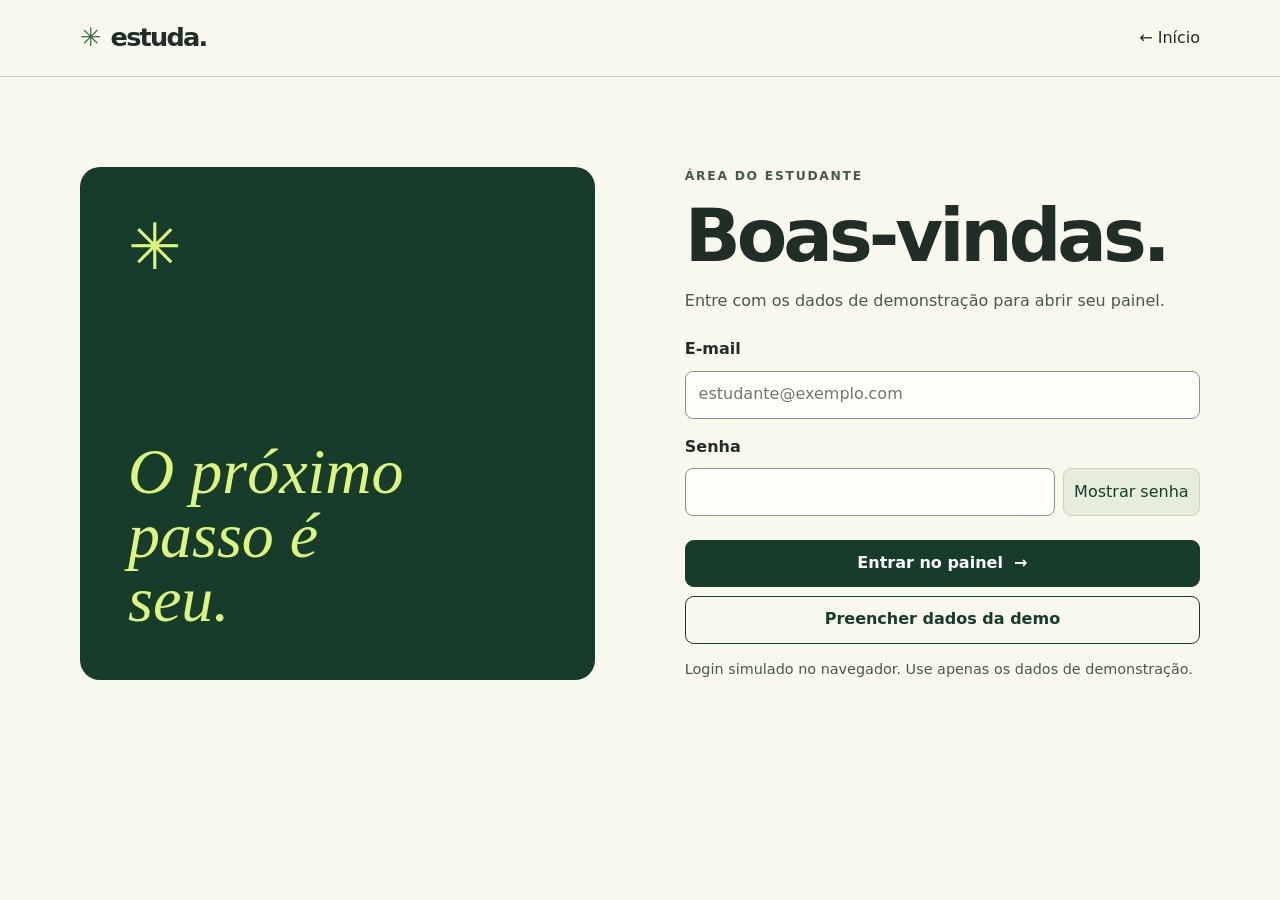
<file: estuda/paginas/painel.html>
<!doctype html>
<html lang="pt-BR">
<head>
  <meta charset="utf-8">
  <meta name="viewport" content="width=device-width, initial-scale=1">
  <title>Painel do estudante — Estuda</title>
  <link rel="stylesheet" href="../css/estilo.css">
  <script src="../js/dados.js" defer></script>
  <script src="../js/painel.js" defer></script>
</head>
<body class="pagina-painel">
  <header class="topo"><div class="container barra">
    <a class="marca" href="../index.html"><span aria-hidden="true">✳</span> estuda.</a>
    <button class="botao contorno" id="sair" type="button" hidden>Sair</button>
  </div></header>
  <noscript><p class="container">Ative o JavaScript para acessar o painel. <a href="../index.html">Voltar ao início</a></p></noscript>
  <main class="container painel" id="painel" hidden>
    <section class="boas-vindas">
      <div><p class="rotulo">Meu painel</p><h1>Olá, estudante!</h1><p>Escolha uma trilha e continue seus estudos.</p></div>
      <div class="resumo"><strong id="total">0 de 6</strong><label for="progresso">lições concluídas</label><progress id="progresso" value="0" max="6"></progress></div>
    </section>
    <section aria-labelledby="titulo-trilhas">
      <h2 id="titulo-trilhas">Minhas trilhas</h2>
      <div id="filtros" class="filtros" role="group" aria-label="Filtrar trilhas"></div>
      <div id="lista" class="grade"></div>
    </section>
    <p id="status" class="status" role="status"></p>
  </main>
  <dialog id="licao" aria-labelledby="titulo-licao">
    <form method="dialog"><button class="fechar" aria-label="Fechar lição" autofocus>×</button></form>
    <p id="materia-licao" class="rotulo"></p>
    <h2 id="titulo-licao"></h2>
    <p id="texto-licao"></p>
    <p id="exemplo-licao" class="exemplo"></p>
    <button id="concluir" class="botao" type="button"></button>
  </dialog>
</body>
</html>
</file>
<file: estuda/css/estilo.css>
:root {
  color-scheme: light;
  --papel: #f8f8ef;
  --tinta: #202e27;
  --suave: #46594d;
  --floresta: #173c2b;
  --lima: #dcf67e;
  --linha: #cbd2c3;
  font: 16px/1.55 "Segoe UI", system-ui, sans-serif;
  color: var(--tinta);
  background: var(--papel);
}

*, *::before, *::after { box-sizing: border-box; }
[hidden] { display: none !important; }
body { margin: 0; }
button, input { font: inherit; }
button { cursor: pointer; }
a { color: inherit; }
:focus-visible { outline: 3px solid #7b42ac; outline-offset: 4px; }
h1, h2, h3, p { margin: 0; }
h1, h2 { line-height: 1.04; letter-spacing: -.055em; }
h1 { font-size: clamp(2.5rem, 6vw, 4.6rem); }
h2 { font-size: clamp(2rem, 4vw, 3rem); }
h3 { font-size: 1.35rem; letter-spacing: -.025em; }

.container { width: min(1120px, calc(100% - 3rem)); margin-inline: auto; }
.topo { border-bottom: 1px solid var(--linha); }
.barra, .barra nav, .rodape {
  display: flex;
  align-items: center;
  justify-content: space-between;
  gap: 1rem;
}
.barra { min-height: 76px; }
.barra a, .rodape a { text-decoration: none; }
.barra a:hover, .cartao a:hover { text-decoration: underline; }
.marca { font-size: 1.6rem; font-weight: 850; letter-spacing: -.07em; white-space: nowrap; }
.marca span { color: #3c6a44; margin-right: .15em; }

.botao {
  display: inline-flex;
  justify-content: center;
  align-items: center;
  gap: .7rem;
  min-height: 46px;
  padding: .65rem 1.1rem;
  border: 1px solid var(--floresta);
  border-radius: .55rem;
  background: var(--floresta);
  color: white;
  font-weight: 700;
  text-decoration: none;
  text-align: center;
}
.botao:hover { background: #285840; }
.contorno { background: transparent; color: var(--floresta); }
.contorno:hover { background: #e7eddb; }
.rotulo {
  margin-bottom: .75rem;
  font-size: .77rem;
  font-weight: 800;
  letter-spacing: .14em;
  text-transform: uppercase;
  color: var(--suave);
}

.hero {
  display: grid;
  grid-template-columns: 1fr 1fr;
  align-items: center;
  gap: clamp(1.5rem, 5vw, 5rem);
  padding-block: clamp(2.5rem, 6vw, 5.75rem);
}
.hero h1 { font-size: clamp(4rem, 8vw, 7rem); line-height: .92; }
.hero em {
  font-family: Georgia, serif;
  font-weight: 400;
  color: #427451;
}
.intro { margin-block: 1.5rem; max-width: 35ch; font-size: 1.15rem; color: var(--suave); }
.arte {
  position: relative;
  isolation: isolate;
  display: grid;
  place-items: center;
  min-height: 365px;
  overflow: hidden;
  border-radius: 1.25rem;
  background: radial-gradient(ellipse at 65% 20%, #336648, #163b2b 72%);
}
.orbita {
  position: absolute;
  z-index: -1;
  width: 110%;
  height: 57%;
  border: 1px solid #a4ca7d70;
  border-radius: 50%;
  transform: rotate(-27deg);
}
.orbita-dois { width: 126%; height: 70%; }
.caderno {
  position: relative;
  display: grid;
  align-content: space-between;
  width: clamp(160px, 46%, 240px);
  min-height: 245px;
  padding: 1.25rem 1rem 1.1rem 1.5rem;
  border-radius: 6px 13px 13px 6px;
  border-left: 5px solid #9db54e;
  background: var(--lima);
  box-shadow: 8px 8px 0 #acbf70, 19px 20px 30px #091c1390;
  transform: rotate(-10deg);
}
.caderno span { font-size: .65rem; font-weight: 800; letter-spacing: .14em; }
.caderno strong { font-size: clamp(1.85rem, 4vw, 3.2rem); letter-spacing: -.065em; line-height: .95; }
.caderno i { font-family: Georgia, serif; font-weight: 400; }
.caderno small { font-size: 1.85rem; line-height: 1; justify-self: end; }
.estrela { position: absolute; top: 15%; right: 11%; font-size: 3.2rem; color: var(--lima); }

.trilhas { background: #eef1e5; border-block: 1px solid var(--linha); padding-block: 3.5rem; }
.grade {
  display: grid;
  grid-template-columns: repeat(3, minmax(0, 1fr));
  gap: 1rem;
  margin-top: 1.5rem;
}
.cartao {
  display: flex;
  flex-direction: column;
  align-items: flex-start;
  padding: 1.3rem;
  border: 1px solid var(--linha);
  border-radius: .85rem;
  background: #fffef9;
}
.cartao p { margin: .3rem 0 1rem; color: var(--suave); }
.cartao a { margin-top: auto; font-weight: 700; text-decoration: none; }
.icone {
  display: grid;
  place-items: center;
  width: 2.75rem;
  height: 2.75rem;
  margin-bottom: .8rem;
  border-radius: .65rem;
  font-size: 1.25rem;
  font-weight: 800;
}
.verde { background: #dcecae; }
.lilas { background: #ede1f6; }
.amarelo { background: #f8e9af; }
.rodape { padding-block: 1.4rem; color: var(--suave); }
.rodape p { font-size: .92rem; }

.layout-login {
  display: grid;
  grid-template-columns: 1fr 1fr;
  gap: clamp(2rem, 7vw, 6rem);
  align-items: stretch;
  padding-block: clamp(2rem, 7vw, 6rem);
}
.chamada-login {
  display: flex;
  flex-direction: column;
  justify-content: space-between;
  gap: 2rem;
  padding: clamp(1.5rem, 5vw, 3rem);
  border-radius: 1.25rem;
  background: var(--floresta);
  color: var(--lima);
}
.chamada-login span { font-size: 4rem; line-height: 1; }
.chamada-login p { font: italic clamp(2rem, 5vw, 4.2rem)/1 Georgia, serif; max-width: 9ch; }
.formulario { align-self: center; }
.formulario > p:not(.rotulo) { margin-top: .9rem; color: var(--suave); }
form#login { display: grid; gap: .55rem; margin-top: 1.5rem; }
form#login label { font-weight: 700; }
form#login label:not(:first-child) { margin-top: .45rem; }
input {
  width: 100%;
  min-height: 46px;
  padding: .65rem .8rem;
  border: 1px solid #829789;
  border-radius: .5rem;
  background: #fffef9;
  color: var(--tinta);
}
.campo-senha { display: flex; flex-wrap: wrap; gap: .5rem; }
.campo-senha input { flex: 1 1 9rem; min-width: 0; }
.campo-senha button {
  padding: .45rem .65rem;
  border: 1px solid var(--linha);
  border-radius: .5rem;
  background: #e7eddb;
  color: var(--floresta);
}
.erro { color: #a22933; }
.erro:empty { margin: .2rem 0; }
.nota { font-size: .9rem; }

.painel { padding-block: clamp(1.5rem, 5vw, 3.5rem); }
.boas-vindas {
  display: grid;
  grid-template-columns: minmax(0, 1fr) minmax(12rem, 25%);
  gap: 1.5rem;
  align-items: center;
  margin-bottom: 2.5rem;
  padding: clamp(1.25rem, 4vw, 2.6rem);
  border-radius: 1rem;
  background: var(--floresta);
  color: white;
}
.boas-vindas .rotulo { color: var(--lima); }
.boas-vindas h1 + p { margin-top: .9rem; }
.resumo {
  display: grid;
  gap: .3rem;
  padding: 1rem;
  border-radius: .7rem;
  background: #2d553e;
}
.resumo strong { color: var(--lima); font-size: 1.65rem; }
progress { width: 100%; accent-color: var(--lima); }
.filtros { display: flex; flex-wrap: wrap; gap: .5rem; margin-top: 1rem; }
.filtros button, .item-licao {
  min-height: 44px;
  padding: .5rem .75rem;
  border: 1px solid var(--linha);
  border-radius: .5rem;
  background: transparent;
  color: var(--tinta);
}
.filtros button:hover, .item-licao:hover { background: #eef1e5; }
.filtros button[aria-pressed="true"] { background: var(--floresta); color: white; }
.item-licao { width: 100%; margin-top: .45rem; text-align: left; }
.status { margin-top: 1.2rem; color: var(--suave); }
dialog {
  width: min(530px, calc(100% - 2rem));
  max-height: calc(100% - 2rem);
  padding: clamp(1.15rem, 4vw, 2rem);
  border: 1px solid var(--linha);
  border-radius: .9rem;
  background: var(--papel);
  color: var(--tinta);
}
dialog::backdrop { background: #10271db8; }
dialog form { display: flex; justify-content: flex-end; }
dialog h2 { font-size: clamp(1.6rem, 5vw, 2.5rem); }
dialog h2 + p { margin-top: 1rem; }
.fechar {
  width: 44px;
  height: 44px;
  border: 1px solid var(--linha);
  border-radius: .5rem;
  background: transparent;
  font-size: 1.45rem;
}
.exemplo { margin-block: 1rem; padding: .85rem; border-left: 3px solid #678b54; background: #e9efdc; }

@media (max-width: 820px) {
  .grade { grid-template-columns: repeat(2, minmax(0, 1fr)); }
  .arte { min-height: 310px; }
}

@media (max-width: 620px) {
  .container { width: calc(100% - 2rem); }
  .barra { min-height: 64px; gap: .6rem; }
  .barra nav { gap: .65rem; }
  .barra .botao { padding-inline: .65rem; }
  .hero, .layout-login, .boas-vindas, .grade { grid-template-columns: minmax(0, 1fr); }
  .arte { min-height: 285px; }
  .caderno { min-height: 195px; }
  .estrela { font-size: 2.6rem; }
  .chamada-login { display: none; }
  .rodape { align-items: flex-start; flex-direction: column; gap: .35rem; }
}
</file>
<file: sitecria/SA01/styles.css>
*{box-sizing:border-box}
    html{scroll-behavior:smooth;scroll-padding-top:87px}
    body{margin:0;color:#0f172a;background:#f8fafc;font-family:Inter,Arial,sans-serif;-webkit-font-smoothing:antialiased;-moz-osx-font-smoothing:grayscale}
    h1,h2,h3,.logo{font-family:"Plus Jakarta Sans",Inter,sans-serif}
    a{color:inherit;text-decoration:none}
    button,select{font:inherit}
    button,summary{cursor:pointer}
    button{color:inherit;border:0;background:none}
    button:focus-visible,a:focus-visible,summary:focus-visible,select:focus-visible{outline:3px solid #6366f1;outline-offset:4px}
    i{display:inline-flex;flex:none}
    svg{width:20px;height:20px}
    .wrap{width:min(1320px,90%);margin:auto}
    header{background:#fffffff5;border-bottom:1px solid #e5e8ef;position:sticky;top:0;z-index:5;backdrop-filter:blur(12px)}
    .bar,.actions,.primary,.secondary,.badge,.online,.iconbox,.eyebrow,.notice,.billing,.switch,.logo,.foot{display:flex;align-items:center}
    .bar{height:74px;gap:32px;justify-content:space-between}
    .logo{font-size:34px;letter-spacing:-2.7px;font-weight:600;line-height:1}
    .logo b,h1 em,h2 span{color:#6366f1}
    .logo i{margin-right:7px;color:#10b981}
    .logo svg{width:31px;height:34px}
    nav,.foot>div:last-child{display:flex;gap:clamp(14px,2.1vw,34px)}
    nav a,.foot a:not(.logo){font-size:14px;font-weight:500}
    nav a:hover,footer a:hover{color:#6366f1}
    .primary,.secondary{gap:10px;border-radius:10px;justify-content:center;padding:15px 19px;font-size:14px;font-weight:600;transition:.2s}
    .primary{background:#6366f1;color:white;box-shadow:0 4px 12px #6366f122}
    .primary:hover{background:#5254d8;transform:translateY(-2px)}
    .primary.small{padding:12px 18px}
    .primary svg,.secondary svg{width:17px;height:17px}
    .secondary{background:white;border:1px solid #dce0e8}
    .secondary:hover{border-color:#6366f1}
    .hero{background:radial-gradient(ellipse at 80% 55%,#edf3ed 0,transparent 49%),radial-gradient(ellipse at 25% 95%,#eeeefe 0,transparent 56%),#f8fafc;border-bottom:1px solid #e5e7ee}
    .heroGrid{display:grid;grid-template-columns:1.02fr 1fr;gap:5%;align-items:center;padding:64px 0 70px}
    .badge,.online{width:fit-content;font-size:12px;font-weight:600;gap:7px;border-radius:99px}
    .badge{padding:7px 12px;background:#e2f5eb;color:#15775b}
    .badge svg{width:14px;height:14px}
    h1{font-size:clamp(48px,4.65vw,75px);line-height:1.065;letter-spacing:-.067em;margin:22px 0;font-weight:700}
    h1 em{font-style:normal}
    .intro p,.area p,dialog p,footer p{color:#64748b;line-height:1.65}
    .intro p{font-size:clamp(15px,1.15vw,17px);margin:0;max-width:580px}
    .actions{gap:10px;flex-wrap:wrap;margin-top:28px}
    .scene{position:relative;height:clamp(420px,34vw,510px);border-radius:26px;isolation:isolate}
    .scene img{height:100%;width:100%;object-fit:cover;border-radius:inherit}
    .online{position:absolute;top:17px;left:17px;background:#fffffff0;box-shadow:0 2px 8px #0001;padding:7px 11px;font-size:11px}
    .online s{background:#10b981;width:7px;height:7px;border-radius:50%}
    .floaters{position:absolute;bottom:18px;left:-20px;right:16px;display:flex;flex-wrap:wrap;gap:8px}
    .notice{padding:12px 14px;text-align:left;gap:10px;background:#fffffff2;border:1px solid white;box-shadow:0 8px 27px #14212916;border-radius:13px;backdrop-filter:blur(10px);transition:transform .2s}
    .notice:hover{transform:translateY(-3px)}
    .chat{margin-right:45%;min-width:max-content}
    .notice small,.notice sub{display:block}
    .notice small{font-size:10px;font-weight:600;color:#63736d}
    .notice small span,.notice sub{color:#64748b;font-weight:400}
    .notice strong{font-size:13px;display:flex;align-items:center;gap:4px;margin:2px 0}
    .notice sub,.notice sup{font-size:10px}
    .notice strong svg{width:13px;color:#10b981}
    .money strong{color:#137556;font-size:17px}
    .money sup{font-weight:500}
    .iconbox{width:36px;height:36px;justify-content:center;border-radius:10px}
    .green{color:#10936f;background:#dcf6e9}
    .purple{color:#6366f1;background:#eeedff}
    .area{padding-top:70px;padding-bottom:78px}
    .eyebrow{font-size:10px;letter-spacing:.16em;gap:8px;color:#5e61c8;font-weight:700}
    .eyebrow svg{width:15px;height:15px}
    h2{font-size:clamp(32px,3.1vw,48px);line-height:1.14;letter-spacing:-.055em;font-weight:700;margin:13px 0 30px}
    .cards,.steps,.duo{display:grid;grid-template-columns:repeat(3,1fr);gap:17px}
    .cards article,.duo article,.steps article,#panel{border:1px solid #e0e5ed;border-radius:18px;background:white;padding:26px}
    .cards article{transition:box-shadow .2s,transform .2s}
    .cards article:hover{transform:translateY(-3px);box-shadow:0 10px 28px #1e293b0d}
    h3{font-size:19px;letter-spacing:-.035em;margin:16px 0 8px;font-weight:700}
    .area p{font-size:15px;margin:6px 0}
    .tint{background:#eff3f7}
    .steps b{color:#6366f1;font-weight:600}
    .duo{grid-template-columns:1fr 1fr}
    .duo h3{margin-top:0}
    .duo .after{background:#f1fcf7;border-color:#9ad8bf}
    ul{padding:0;list-style:none}
    li{margin:12px 0;line-height:1.45;font-size:15px}
    li:before{content:'✓';color:#159775;margin-right:9px}
    .duo article:first-child li:before{content:'−';color:#87919e}
    #tabs,.billing,.switch{display:flex;gap:7px;flex-wrap:wrap}
    #tabs button,.switch button{border-radius:9px;padding:11px 14px;font-weight:600;font-size:13px}
    #tabs button{background:white;border:1px solid #dce1eb}
    #tabs button[aria-selected=true],.switch button[aria-pressed=true]{background:#6366f1;color:white}
    #panel{display:grid;grid-template-columns:1fr 1fr;gap:30px;margin-top:15px}
    #panel h3{margin-top:0;font-size:24px}
    .sample{background:#f0f6f3;border-radius:12px;padding:19px}
    .sample small{color:#137556;font-weight:600}
    .sample p{color:#324938}
    .switch{background:#e6eaf0;border-radius:11px;padding:4px}
    .billing{gap:14px}
    .plans{margin-top:16px}
    .plans article{display:flex;flex-direction:column;align-items:start}
    .plans .chosen{border:2px solid #6366f1}
    .plans h3{margin-top:5px}
    .plans ul{flex:1}
    .price{font-weight:700;font-size:34px;letter-spacing:-1.4px}
    .price small{font-weight:400;font-size:14px;letter-spacing:0}
    .area .fine{font-size:12px}
    .area .reinforce{text-align:center;margin-top:25px}
    .faq{display:grid;grid-template-columns:1fr 1.4fr;gap:30px}
    details{border-bottom:1px solid #d2d9e3;padding:16px 0}
    summary{list-style:none;display:flex;justify-content:space-between;font-weight:600;gap:12px}
    summary:after{content:'+';color:#6366f1}
    details[open] summary:after{content:'−'}
    footer{background:#0f172a;color:white}
    .foot{padding:48px 0;justify-content:space-between}
    .foot p{color:#bac4d4;font-size:13px}
    dialog{margin:auto;padding:30px;max-width:min(450px,92vw);width:100%;border:1px solid #dde3eb;border-radius:18px;color:#0f172a;box-shadow:0 22px 72px #0f172a33}
    dialog::backdrop{background:#0f172a66;backdrop-filter:blur(4px)}
    dialog h2{font-size:28px;margin:12px 16px 15px 0}
    .close{float:right;font-size:24px}
    .fields{display:grid;gap:14px}
    .fields label{font-size:13px;font-weight:600}
    .fields select{display:block;width:100%;padding:10px;margin-top:5px;border:1px solid #cbd5e1;border-radius:7px;background:white}
    .fields .primary{margin-top:5px}
    #menu{display:none}
    @media (max-width:1050px) {
      .bar{gap:14px}
      nav{gap:14px}
      nav a{font-size:12px}
      .actions{gap:8px}
      .actions a{font-size:12px;padding:13px}
      .heroGrid{gap:4%}
      .floaters{left:-9px}
      .notice{padding:9px;gap:7px}
      .free strong{font-size:11px}
    }
    @media (max-width:800px) {
      .wrap{width:90%}
      .bar{height:63px}
      .bar>.small{margin-left:auto}
      #menu{display:flex;padding:8px}
      nav{display:none}
      nav.open{display:flex;position:absolute;top:62px;left:0;right:0;background:white;flex-direction:column;padding:18px 5%;box-shadow:0 14px 18px #0f172a12}
      nav a{font-size:15px}
      .heroGrid{grid-template-columns:1fr;padding:38px 0 36px;gap:32px}
      h1{font-size:clamp(45px,8.8vw,68px)}
      .scene{height:clamp(355px,65vw,460px)}
      .floaters{left:12px}
      .intro p{max-width:670px}
      .cards,.steps{grid-template-columns:repeat(2,1fr)}
      .area{padding-top:48px;padding-bottom:48px}
      .faq{grid-template-columns:1fr;gap:4px}
      .foot{align-items:start;gap:24px;flex-wrap:wrap}
    }
    @media (max-width:550px) {
      .cards,.steps,.duo,#panel{grid-template-columns:1fr}
      .chat{margin-right:15%}
      .badge{font-size:11px}
      .actions{align-items:stretch}
      .actions a{font-size:12px;padding:12px 10px}
      .actions svg{width:14px}
      .floaters{right:8px;gap:5px}
      .notice .iconbox{width:27px;height:30px}
      .notice{padding:8px}
      .free strong{max-width:110px}
      .area h2{font-size:33px}
      .foot>div:last-child{flex-wrap:wrap}
      .plans .primary{width:100%}
    }
    @media (prefers-reduced-motion:reduce) {
      html{scroll-behavior:auto}
      *,*:before,*:after{transition:none!important}
    }
  .skip{position:absolute;left:1rem;top:-6rem;z-index:100;background:white;padding:12px}.skip:focus{top:0}.contact-actions{display:grid;gap:12px;margin-top:18px}.contact-actions a{text-align:center}@media(max-width:550px){.scene img{object-position:65% center}.bar .small{font-size:12px;padding:10px}.actions{flex-wrap:wrap}}
@media (max-width:550px) {
  .scene {height:auto}
  .scene img {display:block;height:300px;object-position:70% center}
  .floaters {position:static;display:grid;gap:8px;padding-top:8px}
  .notice {min-height:44px}
  .free strong {max-width:none}
  .fields select {min-width:0;max-width:100%}
  .bar, .heroGrid > *, .cards > * {min-width:0}
}

.direct-contact {display:flex;flex-wrap:wrap;gap:0 1.2rem}
.direct-contact a {display:inline-flex;align-items:center;min-height:44px;text-decoration:underline;text-underline-offset:3px}
.intro .direct-contact {margin-top:.5rem}
</file>
